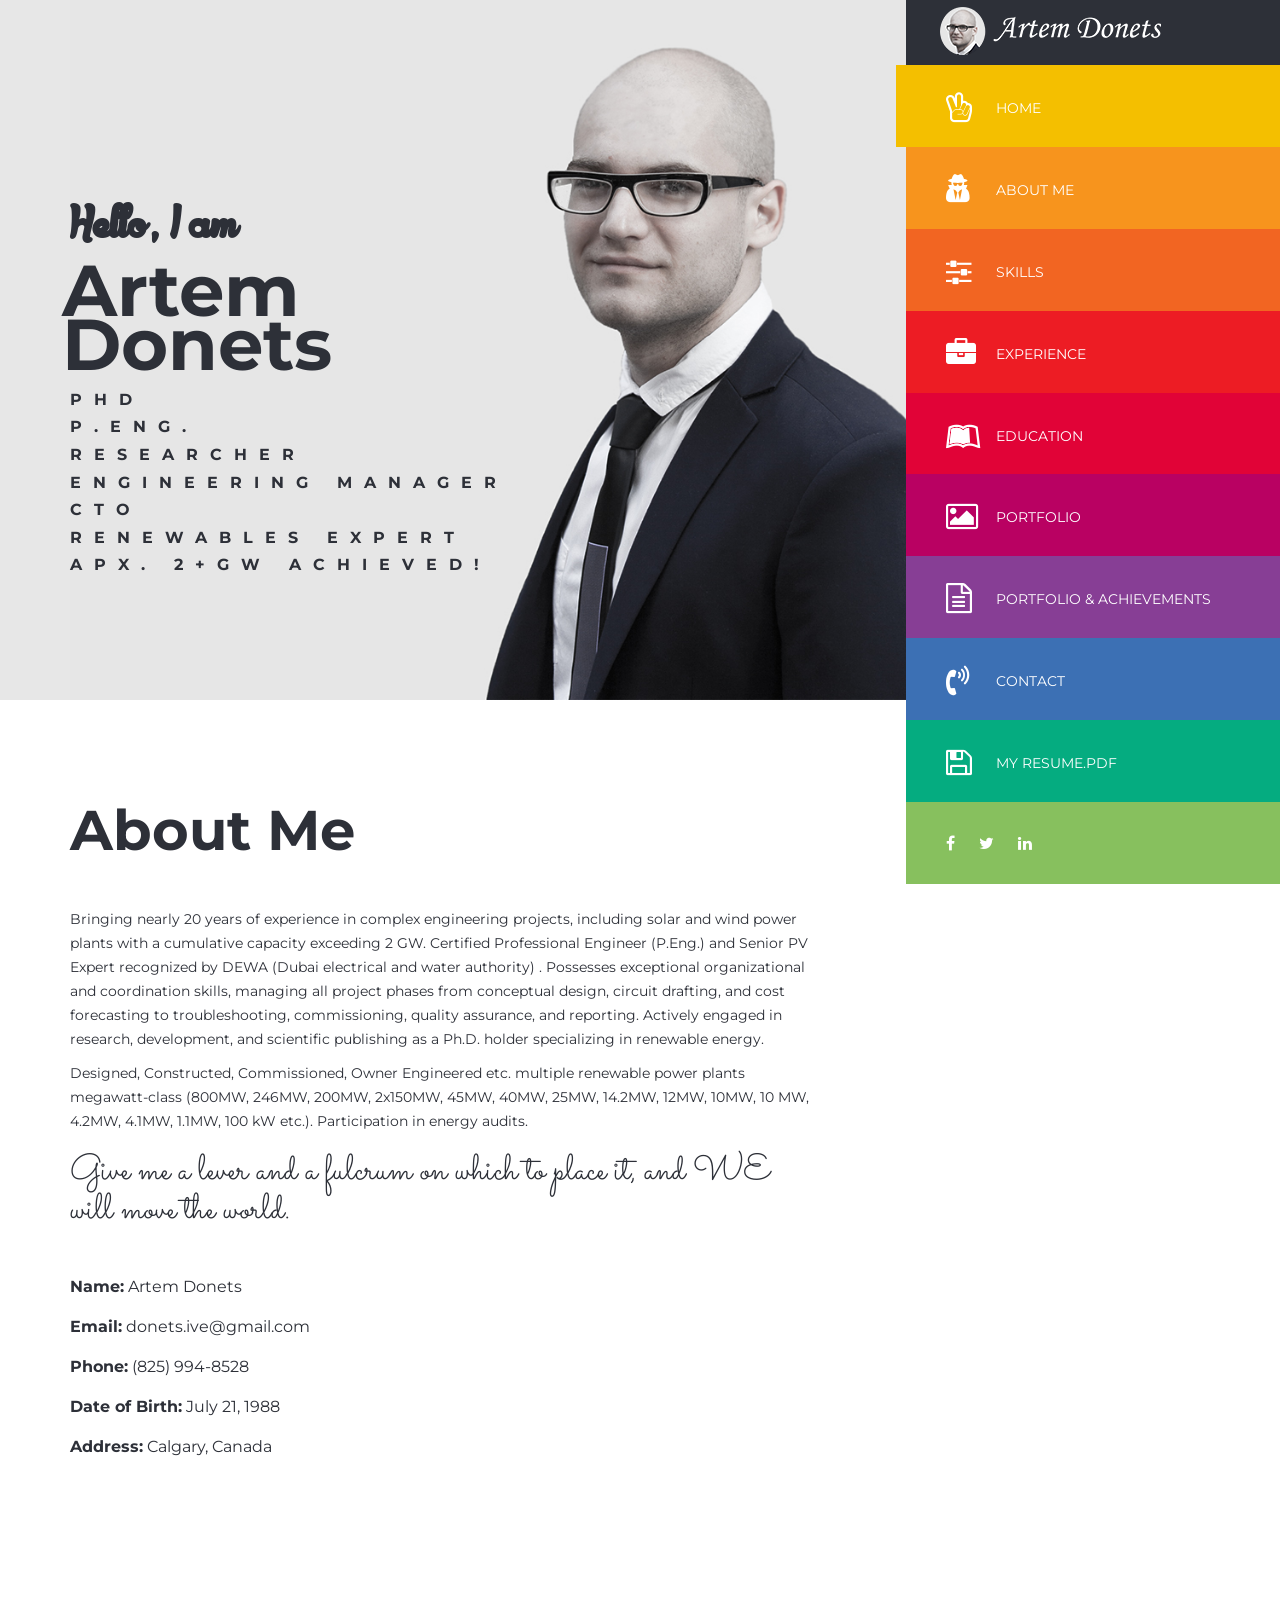
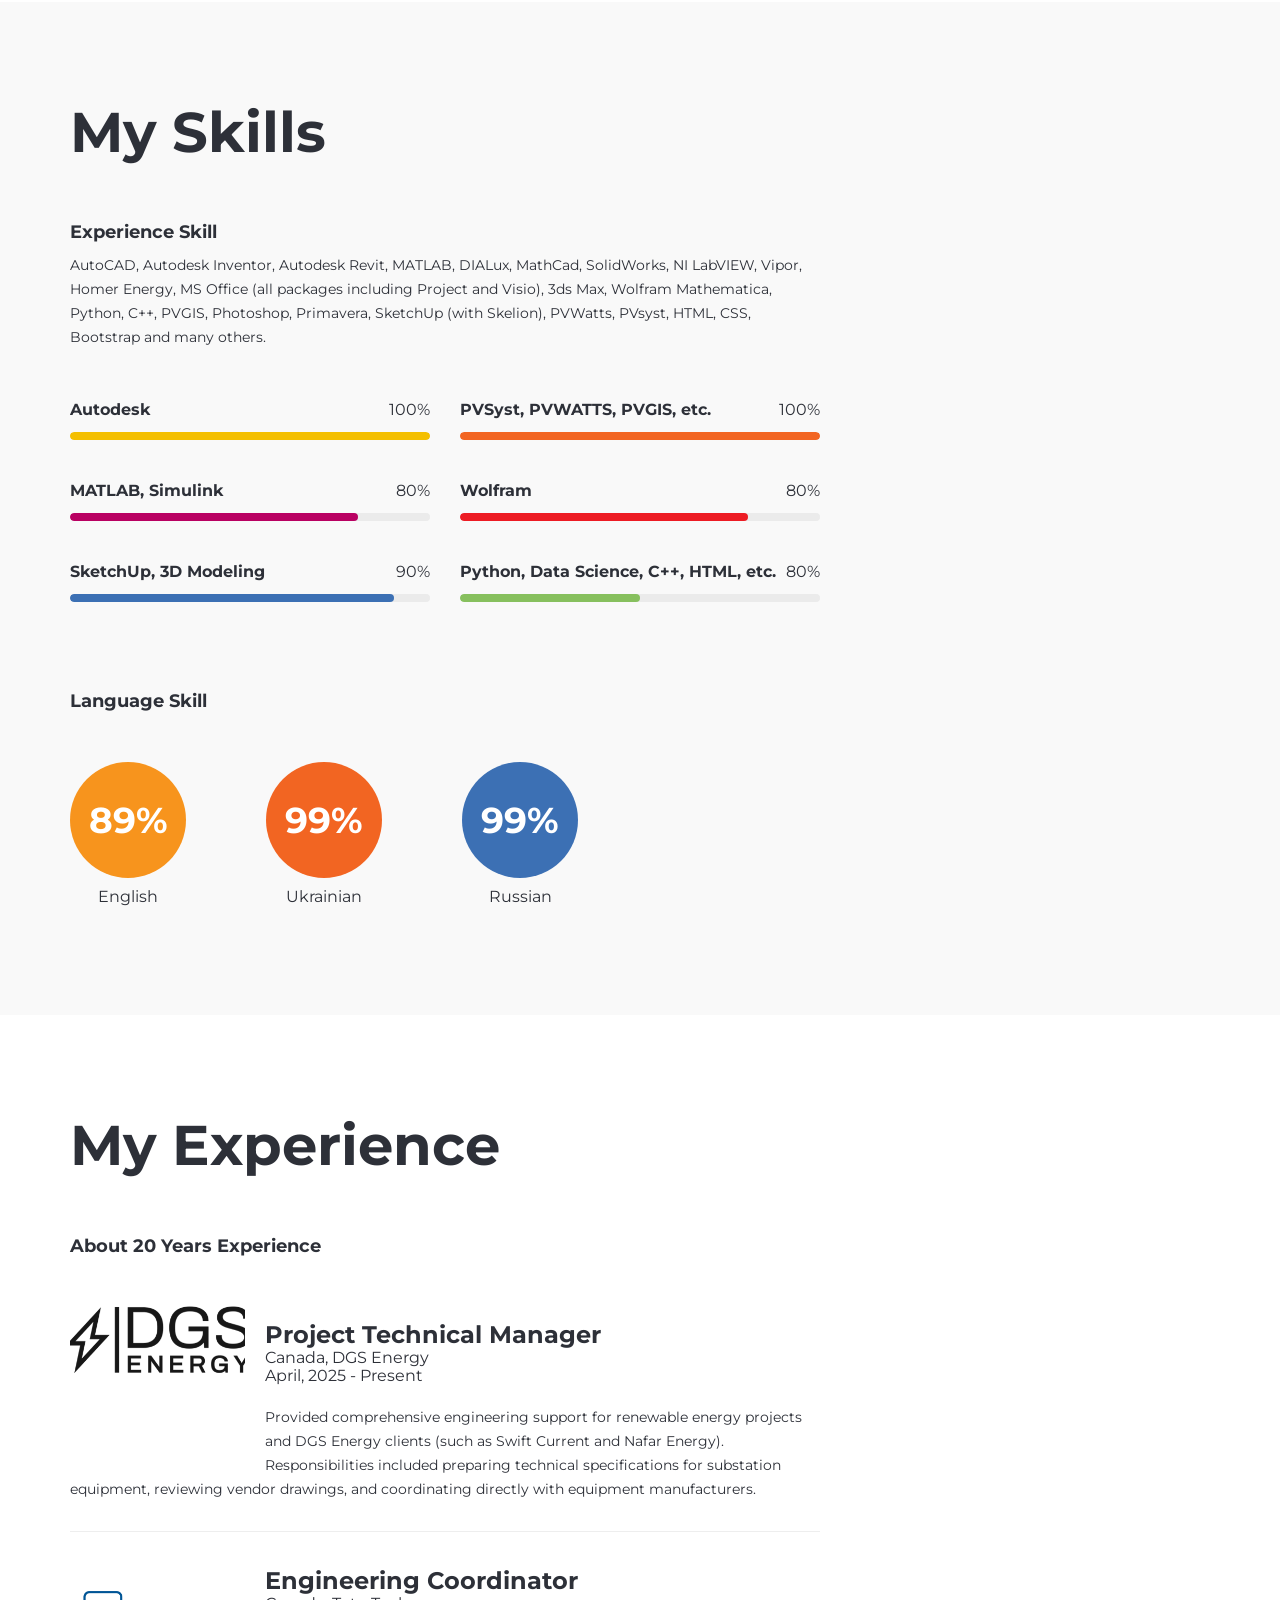
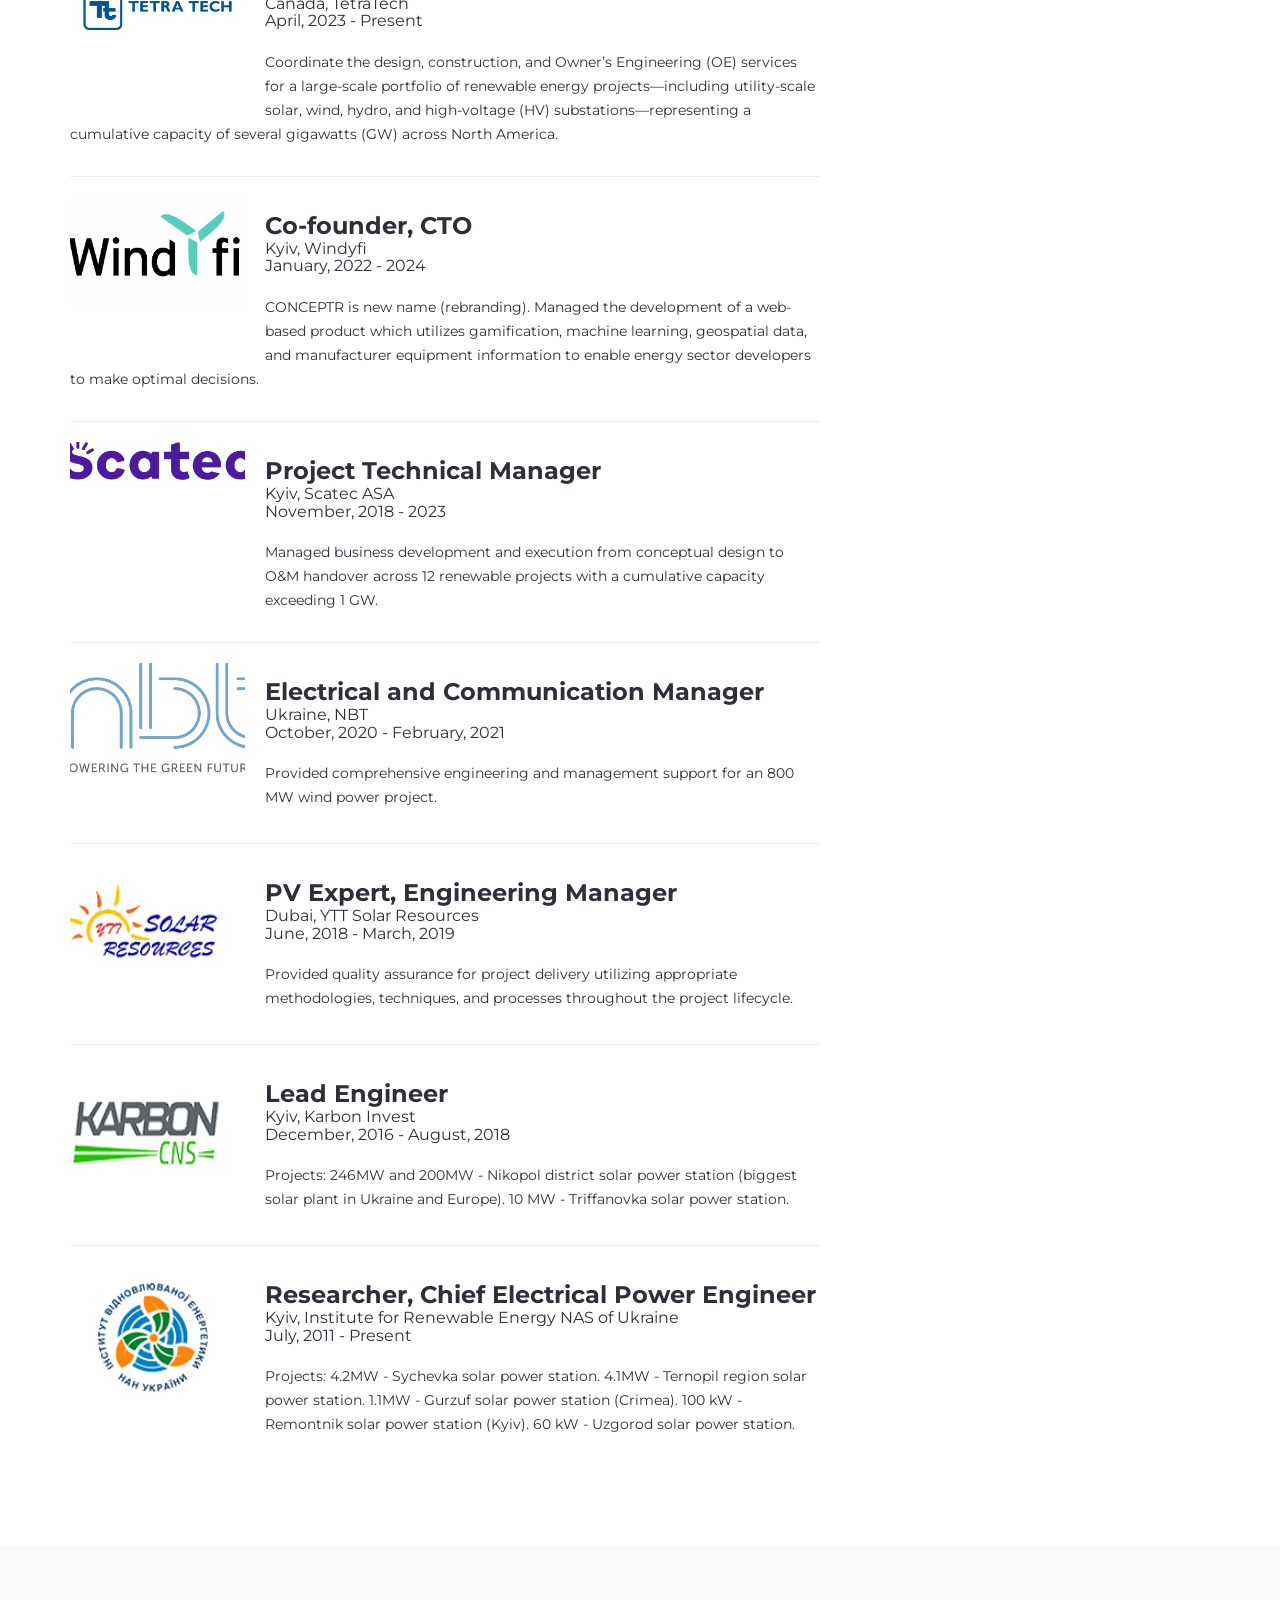
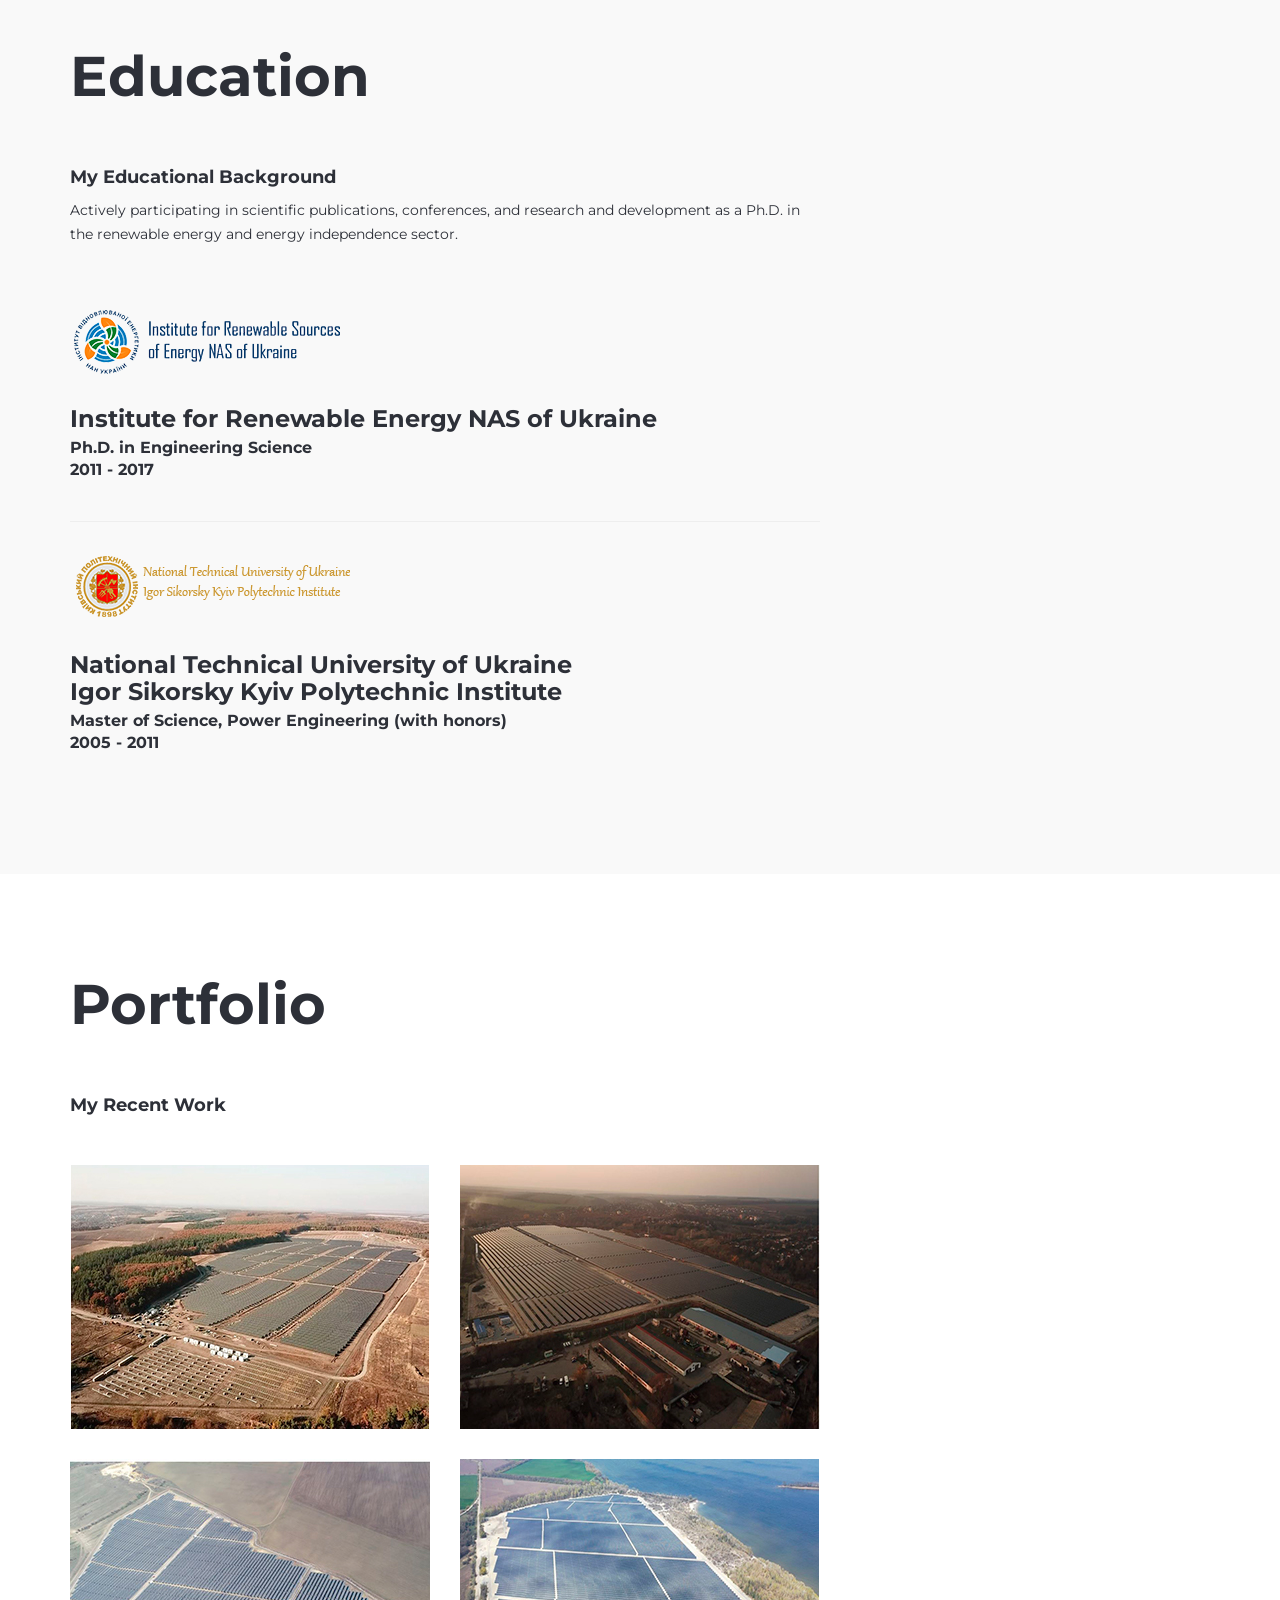
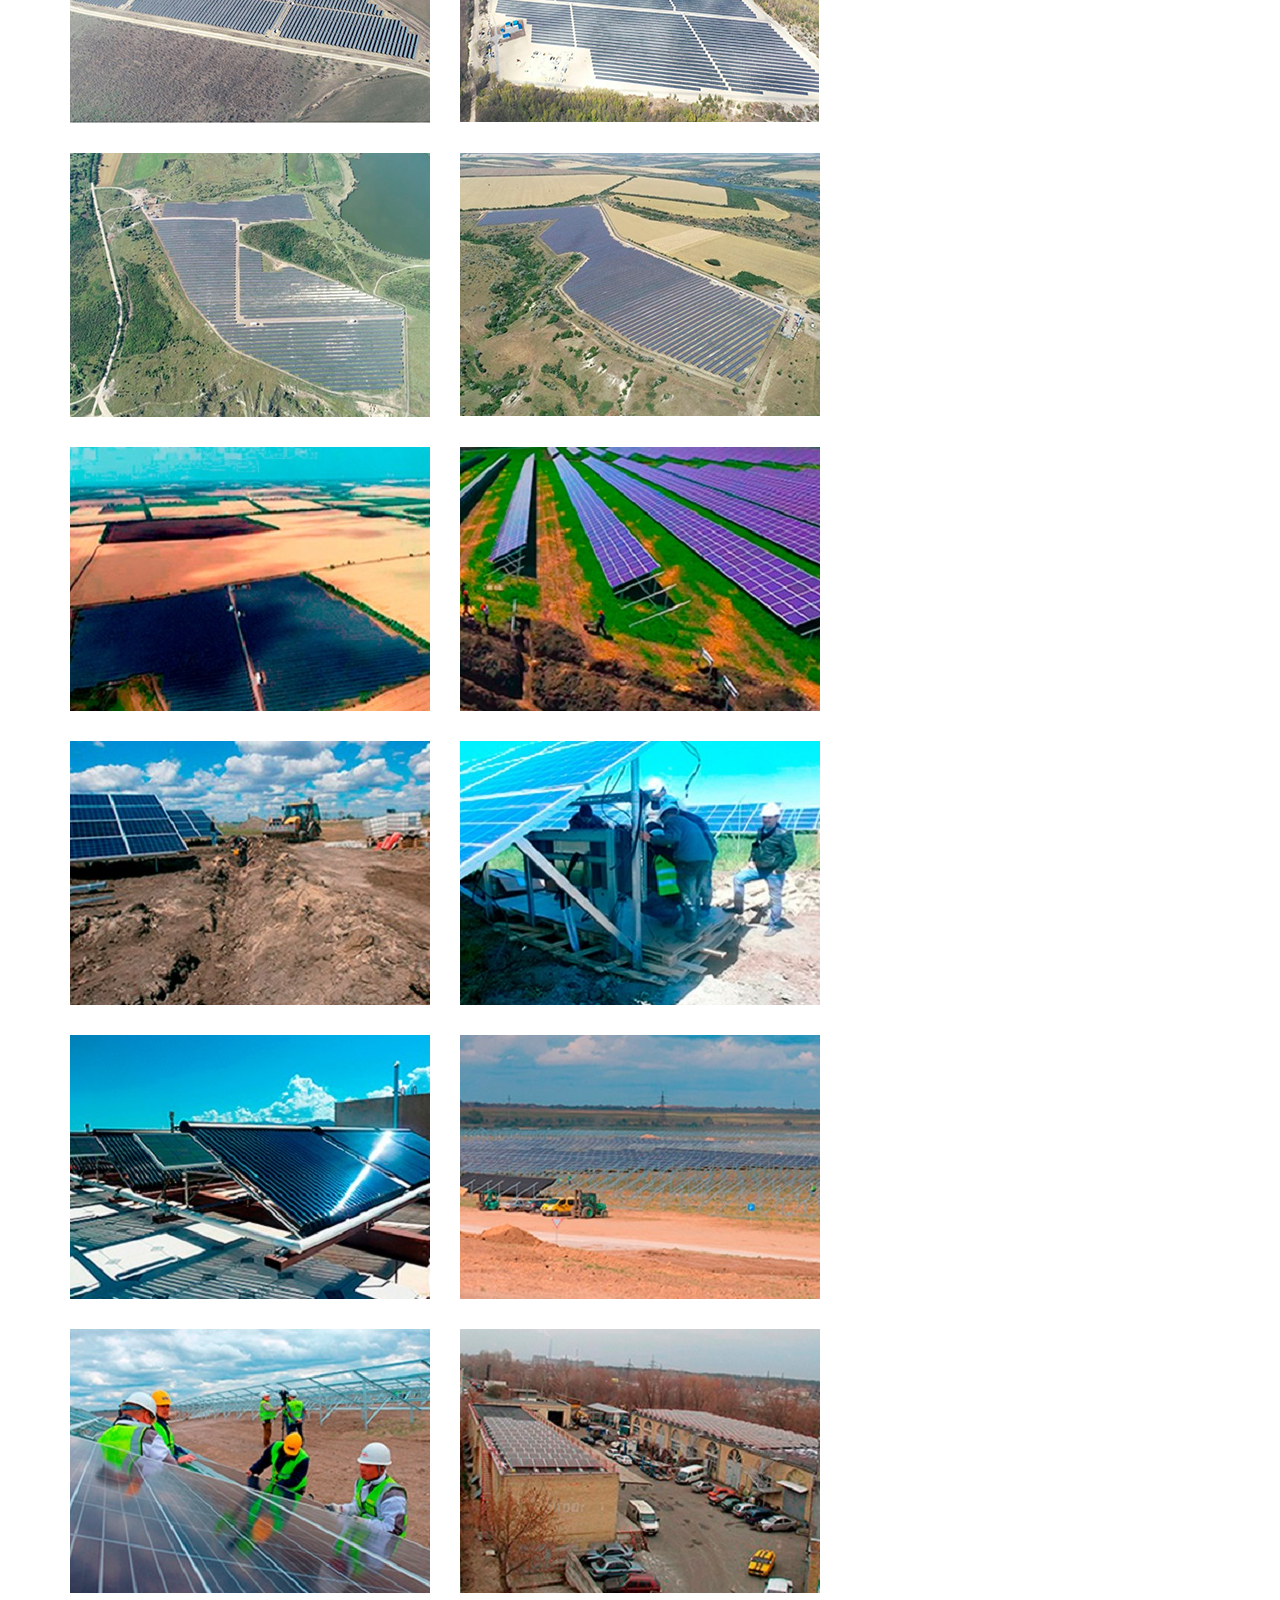
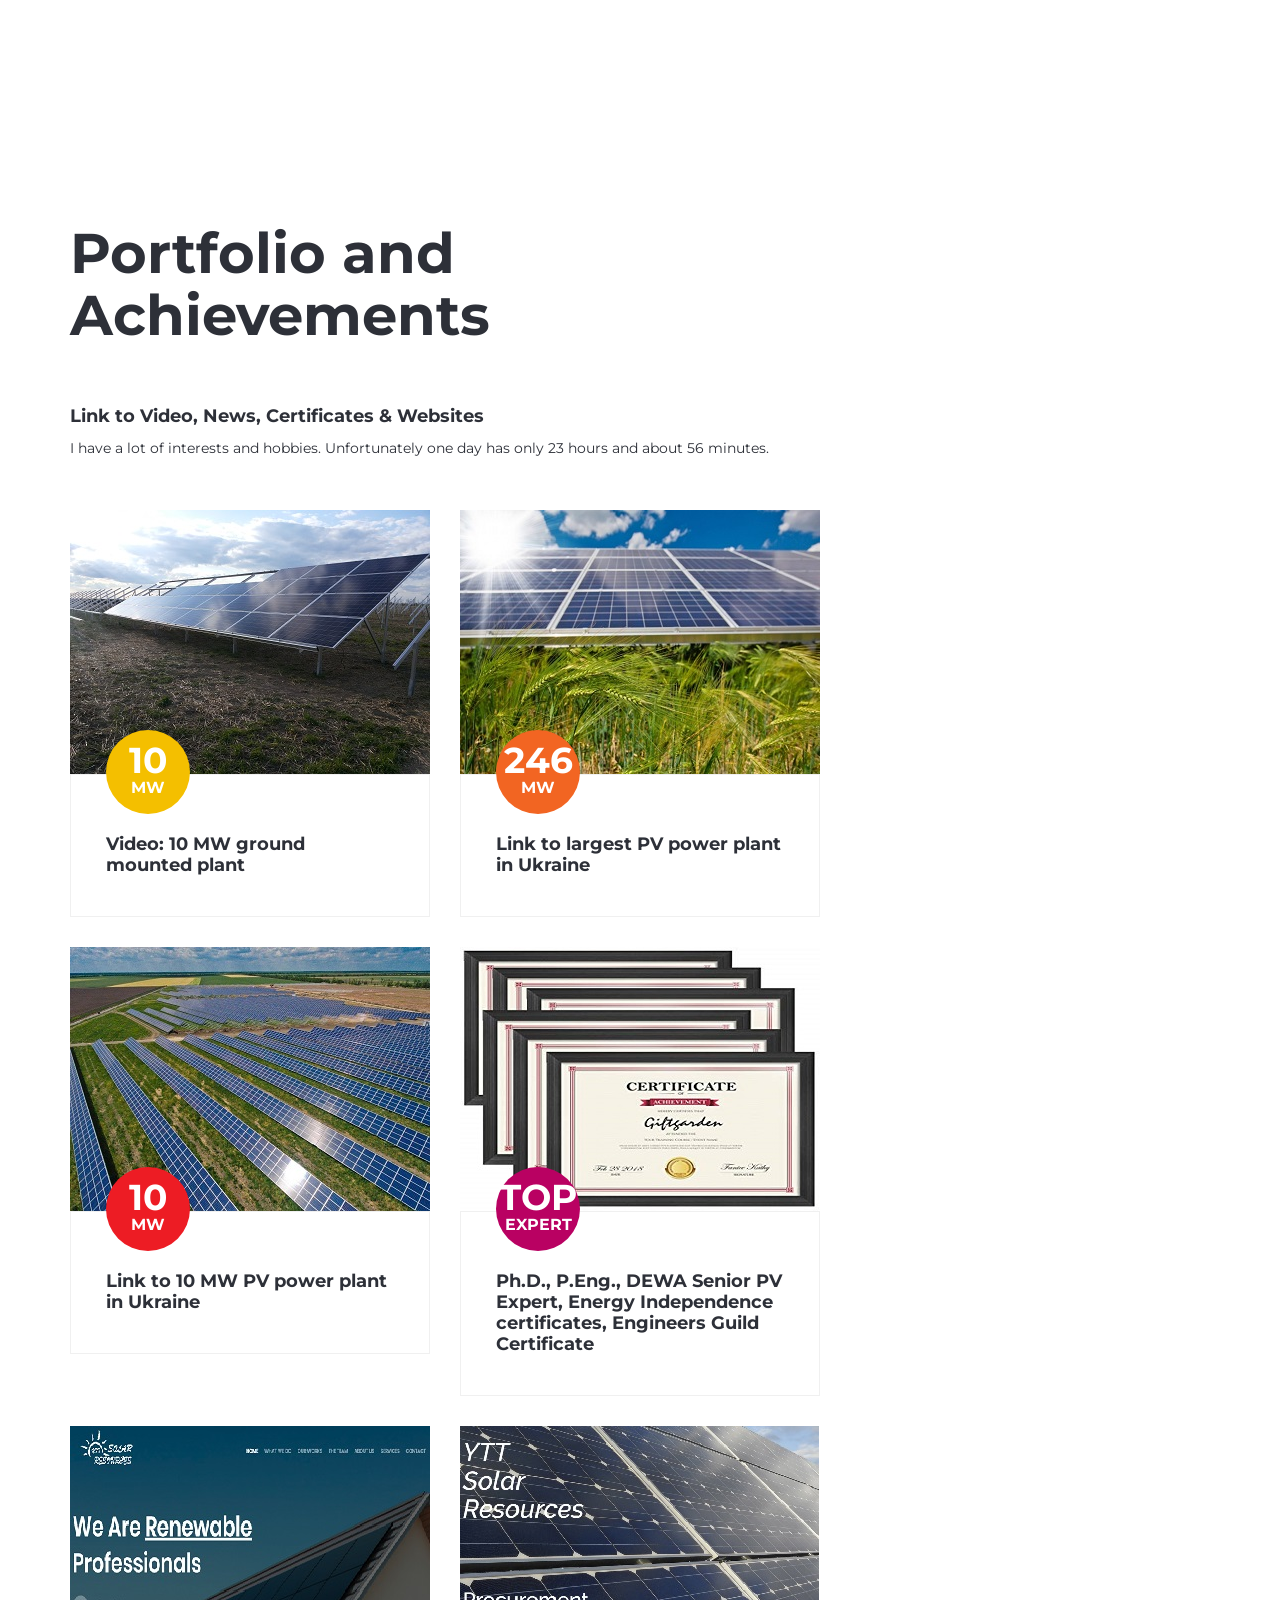
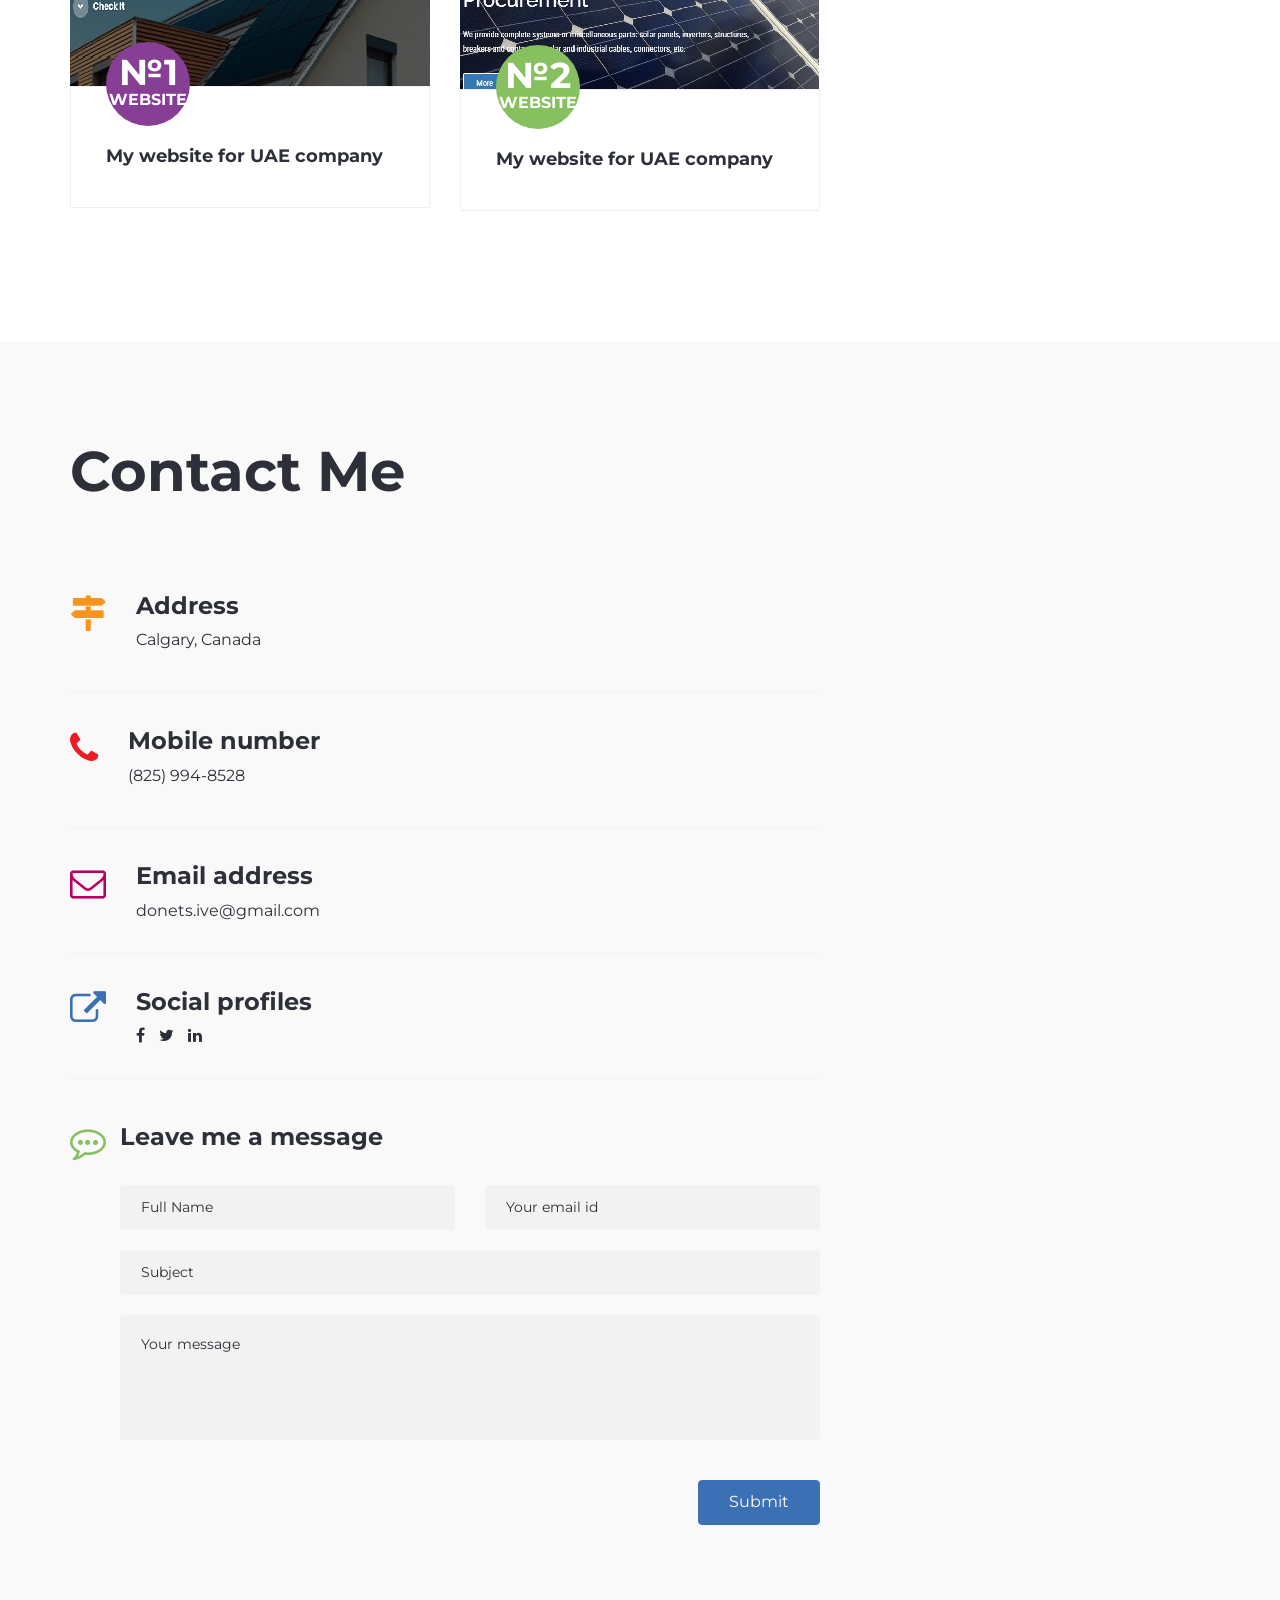
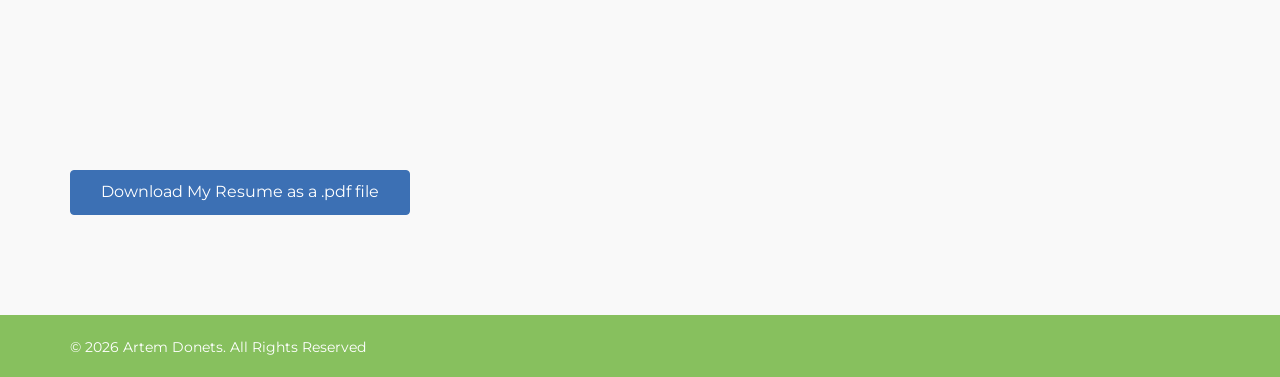
<file: index.html>
<!DOCTYPE html>
<html lang="en">
    <head>
        <meta charset="utf-8">
        <meta http-equiv="X-UA-Compatible" content="IE=edge">
        <meta name="viewport" content="width=device-width, initial-scale=1">
        <meta name="author" content="Bio Theme">
        <meta name="description" content="">

        <title>Resume | Donets Artem</title>
        
        <!-- CSS -->
        <link rel="stylesheet" href="css/bootstrap.min.css">
        <link rel="stylesheet" href="css/font-awesome.min.css">       
        <link rel="stylesheet" href="css/magnific-popup.css">       
        <link rel="stylesheet" href="css/animate.css">       
        <link rel="stylesheet" href="css/main.css"> 
        <link rel="stylesheet" href="css/responsive.css"> 

        <!-- Fonts -->
        <link href="https://fonts.googleapis.com/css?family=Montserrat:400,700|Sacramento" rel="stylesheet">
        
        <!-- icons -->
        <link rel="icon" href="images/ico/favicon.ico"> 
        <link rel="apple-touch-icon-precomposed" sizes="144x144" href="images/ico/apple-touch-icon-144-precomposed.png">
        <link rel="apple-touch-icon-precomposed" sizes="114x114" href="images/ico/apple-touch-icon-114-precomposed.png">
        <link rel="apple-touch-icon-precomposed" sizes="72x72" href="images/ico/apple-touch-icon-72-precomposed.png">
        <link rel="apple-touch-icon-precomposed" sizes="57x57" href="images/ico/apple-touch-icon-57-precomposed.png">    

        <!-- HTML5 shim and Respond.js for IE8 support of HTML5 elements and media queries -->
        <!-- WARNING: Respond.js doesn't work if you view the page via file:// -->
        <!--[if lt IE 9]>
          <script src="https://oss.maxcdn.com/html5shiv/3.7.2/html5shiv.min.js"></script>
          <script src="https://oss.maxcdn.com/respond/1.4.2/respond.min.js"></script>
        <![endif]-->
    
    </head>
    <body>
        <div class="main-wrapper home-one">
            <div id="navigation" class="menu-one">
                <div class="navbar navbar-fixed-top">
                    <div class="navbar-header">
                        <button type="button" class="navbar-toggle collapsed" data-toggle="collapse" data-target=".navbar-collapse">
                            <span class="sr-only">Toggle navigation</span>
                            <span class="icon-bar"></span>
                            <span class="icon-bar"></span>
                            <span class="icon-bar"></span>
                        </button>
                        <div class="navbar-brand logo">
                            <a href="resume/CV_Artem_Donets_2026.pdf"><img class="img-responsive" src="images/logo.png" alt="Image" ></a> 
                        </div> 
                    </div>
                                   
                    <nav id="mainmenu" class="collapse navbar-collapse">
                        <ul class="nav navbar-nav">          
                            <li  class="scroll current dropdown"><a href="#home-banner">
                                <span><i class="fa fa-hand-peace-o" aria-hidden="true"></i>Home</span></a>
                            </li>               
                            <li class="scroll"><a href="#about">
                                <span><i class="fa fa-user-secret" aria-hidden="true"></i>About me</span></a>
                            </li>               
                            <li class="scroll"><a href="#skill">
                                <span><i class="fa fa-sliders" aria-hidden="true"></i>Skills</span></a>
                             </li>     
                            <li class="scroll"><a href="#exprience">
                                <span><i class="fa fa-briefcase" aria-hidden="true"></i>Experience</span></a>
                            </li>               
                            <li class="scroll"><a href="#education">
                                <span><i class="fa fa-leanpub" aria-hidden="true"></i>Education</span></a>
                            </li>               
                            <li class="scroll"><a href="#portfolio">
                                <span><i class="fa fa-picture-o" aria-hidden="true"></i>Portfolio</span></a>
                            </li> 
                            <li class="scroll"><a href="#blog">
                                <span><i class="fa fa-file-text-o" aria-hidden="true"></i>Portfolio & Achievements</span></a>
                            </li>                             
                            <li class="scroll"><a href="#contact">
                                <span><i class="fa fa-volume-control-phone" aria-hidden="true"></i>Contact</span></a>
                            </li>            
                            <li class="scroll"><a href="#profile">
                                <span><i class="fa fa-floppy-o" aria-hidden="true"></i>My Resume.pdf</span></a>
                            </li>               
                            <li>
                                <ul class="social list-inline">
                                    <li><a href="https://www.facebook.com/kpi.donar"><i class="fa fa-facebook" aria-hidden="true"></i></a></li>
                                    <li><a href="#"><i class="fa fa-twitter" aria-hidden="true"></i></a></li>
                                    <li><a href="https://www.linkedin.com/in/artem-donets-a1a90380/"><i class="fa fa-linkedin" aria-hidden="true"></i></a></li>
                                </ul>
                            </li>                                          
                        </ul>
                    </nav>
                </div><!-- navbar -->                                
            </div><!-- navigation -->

            <div id="home-banner" class="home-banner-one">
                <div class="container">
                    <div class="row">
                        <div class="col-sm-9">
                            <div class="banner-content">
                                <div class="banner-info">
                                    <h1>Hello, I am</h1>
                                    <h2>Artem<p>Donets</p></h2>
                                    <h3><p>PhD</p><p>P.Eng.</p><p>Researcher</p><p>Engineering Manager</p><p>CTO</p><p>Renewables Expert</p><p>apx. 2+GW achieved!</p></h3>
                                </div>
                            </div>
                        </div>
                    </div><!-- row -->
                </div><!-- container -->
            </div><!-- home-banner --> 

            <div id="about" class="about-section section-padding">
                <div class="container">
                    <div class="row">
                        <div class="col-sm-8">
                            <div class="section-title">
                                <h1>About Me</h1>
                            </div>
                            <div class="about-info">
                                <p>Bringing nearly 20 years of experience in complex engineering projects, including solar and wind power plants with a cumulative capacity exceeding 2 GW. Certified Professional Engineer (P.Eng.) and Senior PV Expert recognized by <a href="https://www.dewa.gov.ae/en"> DEWA (Dubai electrical and water authority) </a>. Possesses exceptional organizational and coordination skills, managing all project phases from conceptual design, circuit drafting, and cost forecasting to troubleshooting, commissioning, quality assurance, and reporting. Actively engaged in research, development, and scientific publishing as a Ph.D. holder specializing in renewable energy.</p>
                                <p>Designed, Constructed, Commissioned, Owner Engineered etc. multiple renewable power plants megawatt-class (800MW, 246MW, 200MW, 2x150MW, 45MW, 40MW, 25MW, 14.2MW, 12MW, 10MW, 10 MW, 4.2MW, 4.1MW, 1.1MW, 100 kW etc.). Participation in energy audits.</p>
                                <div class="signature">
                                    <h1>Give me a lever and a fulcrum on which to place it, and WE will move the world.</h1>
                                </div>
                            </div>
                            <address>
                                <p><span>Name:</span> Artem Donets</p>
                                <p><span>Email:</span> donets.ive@gmail.com</p>
                                <p><span>Phone:</span> (825) 994-8528</p>
                                <p><span>Date of Birth:</span> July 21, 1988</p>
                                <p><span>Address:</span> Calgary, Canada</p>
                            </address>                       
                        </div>
                    </div><!-- row -->
                </div><!-- container -->
            </div><!-- about section -->

            <div id="skill" class="skill-section bg-color section-padding">
                <div class="container">
                    <div class="row">
                        <div class="col-sm-8">
                            <div class="section-content">
                                <div class="section-title">
                                    <h1>My Skills</h1>
                                </div>
                                <div class="text-info">
                                    <h4>Experience Skill</h4>
                                    <p>AutoCAD, Autodesk Inventor, Autodesk Revit, MATLAB, DIALux, MathCad, SolidWorks, NI LabVIEW, Vipor, Homer Energy, MS Office (all packages including Project and Visio), 3ds Max, Wolfram Mathematica, Python, C++, PVGIS, Photoshop, Primavera, SketchUp (with Skelion), PVWatts, PVsyst, HTML, CSS, Bootstrap and many others.</p>
                                </div>
                                <div class="progress-content">
                                    <div class="rating-bar bar-left">
                                        <label>Autodesk</label>
                                        <span class="rating-count pull-right">100%</span>
                                        <div class="skill-progress">
                                            <div class="progress">
                                                <div class="progress-bar" role="progressbar" aria-valuenow="100" aria-valuemin="0" aria-valuemax="100" >
                                                </div>
                                            </div>
                                        </div>
                                        <label>MATLAB, Simulink</label>
                                        <span class="rating-count pull-right">80%</span>
                                        <div class="skill-progress">
                                            <div class="progress">
                                                <div class="progress-bar bar1" role="progressbar" aria-valuenow="80" aria-valuemin="0" aria-valuemax="100" >
                                                </div>
                                            </div>
                                        </div>
                                        <label>SketchUp, 3D Modeling</label>
                                        <span class="rating-count pull-right">90%</span>
                                        <div class="skill-progress">
                                            <div class="progress">
                                                <div class="progress-bar bar2" role="progressbar" aria-valuenow="90" aria-valuemin="0" aria-valuemax="100" >
                                                </div>
                                            </div>
                                        </div>
                                    </div>                                

                                    <div class="skill rating-bar bar-right">
                                        <label>PVSyst, PVWATTS, PVGIS, etc.</label>
                                        <span class="rating-count pull-right">100%</span>
                                        <div class="skill-progress">
                                            <div class="progress">
                                                <div class="progress-bar bar3" role="progressbar" aria-valuenow="100" aria-valuemin="0" aria-valuemax="100" >
                                                </div>
                                            </div>
                                        </div>
                                        <label>Wolfram</label>
                                        <span class="rating-count pull-right">80%</span>
                                        <div class="skill-progress">
                                            <div class="progress">
                                                <div class="progress-bar bar4" role="progressbar" aria-valuenow="80" aria-valuemin="0" aria-valuemax="100" >
                                                </div>
                                            </div>
                                        </div>
                                        <label>Python, Data Science, C++, HTML, etc.</label>
                                        <span class="rating-count pull-right">80%</span>
                                        <div class="skill-progress">
                                            <div class="progress">
                                                <div class="progress-bar bar5" role="progressbar" aria-valuenow="50" aria-valuemin="0" aria-valuemax="100" >
                                                </div>
                                            </div>
                                        </div>
                                    </div> 
                                </div>                               

                                <div class="language-skill">
                                    <div class="text-info">
                                        <h4>Language Skill</h4>
                                    </div>
                                    <ul>
                                        <li class="chart" data-percent="90">
                                            <span class="percent"></span>
                                            <h5>English</h5>
                                        </li>
                                        <li class="chart" data-percent="100">
                                            <span class="percent percent1"></span>
                                            <h5>Ukrainian</h5>
                                        </li>
                                        <li class="chart" data-percent="100">
                                            <span class="percent percent2"></span>
                                            <h5>Russian</h5>
                                        </li>                                    
                                    </ul>
                                </div><!-- more skill -->                             
                            </div>                                             
                        </div>
                    </div><!-- row -->
                </div><!-- container -->
            </div><!-- skill section -->

            <div id="exprience" class="exprience-section section-padding">
                <div class="container">
                    <div class="row">
                        <div class="col-sm-8">
                            <div class="section-title">
                                <h1>My Experience</h1>
                            </div>
                            <div class="text-info">
                                <h4>About 20 Years Experience</h4>
                            </div>

                            <div class="exprience">
                                <div class="exprience-image">
                                    <img class="img-responsive" src="images/exprience/DGS Energy.png" alt="Image">
                                </div>
                                <div class="exprience-info">
                                    <h3>Project Technical Manager</h3>
                                    <h5>Canada, DGS Energy<p>April, 2025 - Present</p></h5>
    
                                    <p>Provided comprehensive engineering support for renewable energy projects and DGS Energy clients (such as Swift Current and Nafar Energy). Responsibilities included preparing technical specifications for substation equipment, reviewing vendor drawings, and coordinating directly with equipment manufacturers.</p>
                                </div>                            
                            </div>
                            <hr>

                            <div class="exprience">
                                <div class="exprience-image">
                                    <img class="img-responsive" src="images/exprience/TetraTech.png" alt="Image">
                                </div>
                                <div class="exprience-info">
                                    <h3>Engineering Coordinator</h3>
                                    <h5>Canada, TetraTech<p>April, 2023 - Present</p></h5>
    
                                    <p>Coordinate the design, construction, and Owner’s Engineering (OE) services for a large-scale portfolio of renewable energy projects—including utility-scale solar, wind, hydro, and high-voltage (HV) substations—representing a cumulative capacity of several gigawatts (GW) across North America.</p>
                                </div>                            
                            </div>
                            <hr>

                            <div class="exprience">
                                <div class="exprience-image">
                                    <img class="img-responsive" src="images/exprience/Windyfi.png" alt="Image">
                                </div>
                                <div class="exprience-info">
                                    <h3>Co-founder, CTO</h3>
                                    <h5>Kyiv, Windyfi<p>January, 2022 - 2024</p></h5>
    
                                    <p>CONCEPTR is new name (rebranding). Managed the development of a web-based product which utilizes gamification, machine learning, geospatial data, and manufacturer equipment information to enable energy sector developers to make optimal decisions.</p>
                                </div>                            
                            </div>
                            <hr>
                
                            <div class="exprience">
                                <div class="exprience-image">
                                    <img class="img-responsive" src="images/exprience/1.png" alt="Image">
                                </div>
                                <div class="exprience-info">
                                    <h3>Project Technical Manager</h3>
                                    <h5>Kyiv, Scatec ASA<p>November, 2018 - 2023</p></h5>
    
                                    <p>Managed business development and execution from conceptual design to O&M handover across 12 renewable projects with a cumulative capacity exceeding 1 GW.</p>
                                </div>                            
                            </div>
                            <hr>

                            <div class="exprience">
                                <div class="exprience-image">
                                    <img class="img-responsive" src="images/exprience/5.png" alt="Image">
                                </div>
                                <div class="exprience-info">
                                    <h3>Electrical and Communication Manager</h3>
                                    <h5>Ukraine, NBT<p>October, 2020 - February, 2021</p></h5>
                                    <p>Provided comprehensive engineering and management support for an 800 MW wind power project.</p>
                                </div>                            
                            </div>
                            <hr>

                            <div class="exprience">
                                <div class="exprience-image">
                                    <img class="img-responsive" src="images/exprience/2.png" alt="Image">
                                </div>
                                <div class="exprience-info">
                                    <h3>PV Expert, Engineering Manager</h3>
                                    <h5>Dubai, YTT Solar Resources<p>June, 2018 - March, 2019</p></h5>
                                    <p>Provided quality assurance for project delivery utilizing appropriate methodologies, techniques, and processes throughout the project lifecycle.</p>
                                </div>                            
                            </div>
                            <hr>

                            <div class="exprience">
                                <div class="exprience-image">
                                    <img class="img-responsive" src="images/exprience/3.png" alt="Image">
                                </div>
                                <div class="exprience-info">
                                    <h3>Lead Engineer</h3>
                                    <h5>Kyiv, Karbon Invest<p>December, 2016 - August, 2018</p></h5>
                                    <p>Projects: 246MW and 200MW - Nikopol district solar power station (biggest solar plant in Ukraine and Europe). 10 MW - Triffanovka solar power station.</p>
                                </div>                            
                            </div>
                            <hr>

                            <div class="exprience">
                                <div class="exprience-image">
                                    <img class="img-responsive" src="images/exprience/4.png" alt="Image">
                                </div>
                                <div class="exprience-info">
                                    <h3>Researcher, Chief Electrical Power Engineer</h3>
                                    <h5>Kyiv, Institute for Renewable Energy NAS of Ukraine<p>July, 2011 - Present</p></h5>
                                    <p>Projects: 4.2MW - Sychevka solar power station. 4.1MW - Ternopil region solar power station. 1.1MW - Gurzuf solar power station (Crimea). 100 kW - Remontnik solar power station (Kyiv). 60 kW - Uzgorod solar power station.</p>
                                </div>                            
                            </div>
                        </div>
                    </div><!-- row -->
                </div><!-- container -->
            </div><!-- exprience section -->

            <div id="education" class="education-section bg-color section-padding">
                <div class="container">
                    <div class="row">
                        <div class="col-sm-8">
                            <div class="section-content">
                                <div class="section-title">
                                    <h1>Education</h1>
                                </div>
                                <div class="text-info">
                                    <h4>My Educational Background</h4>
                                    <p>Actively participating in scientific publications, conferences, and research and development as a Ph.D. in the renewable energy and energy independence sector.</p>
                                </div>
                                <div class="education-info">
                                    <img class="img-responsive" src="images/education/1.png" alt="Image">
                                    <h3>Institute for Renewable Energy NAS of Ukraine</h3>
                                    <h5>Ph.D. in Engineering Science</h5>
                                    <h6>2011 - 2017</h6>
                                </div>
                                <hr>
                                <div class="education-info">
                                    <img class="img-responsive" src="images/education/2.png" alt="Image">
                                    <h3>National Technical University of Ukraine<p>Igor Sikorsky Kyiv Polytechnic Institute</p></h3>
                                    <h5>Master of Science, Power Engineering (with honors)</h5>
                                    <h6>2005 - 2011</h6>
                                </div>
                            </div>
                        </div>
                    </div><!-- row -->
                </div><!-- container -->
            </div><!-- education section -->

            <div id="portfolio" class="portfolio-section section-padding">
                <div class="container">
                    <div class="row">
                        <div class="col-sm-8">
                            <div class="section-title">
                                <h1>Portfolio</h1>
                            </div>
                            <div class="text-info">
                                <h4>My Recent Work</h4>
                            </div>
                            <div class="portfolio-content">
                                <div class="row">
                                    <div class="col-sm-6">
                                        <div class="portfolio-item">
                                            <img class="img-responsive" src="images/portfolio/bog.jpg" alt="Image">
                                            <div class="portfolio-overlay">
                                                <div class="portfolio-info">
                                                    <a href="images/portfolio/bog.jpg"><i class="fa fa-camera-retro" aria-hidden="true"></i></a>
                                                    <h3>45 MW</h3>
                                                    <p>Ground mounted solar plant</p>
                                                </div>
                                            </div>
                                        </div>
                                    </div>
                                    <div class="col-sm-6">
                                        <div class="portfolio-item">
                                            <img class="img-responsive" src="images/portfolio/kam.jpg" alt="Image">
                                            <div class="portfolio-overlay">
                                                <div class="portfolio-info">
                                                    <a href="images/portfolio/kam.jpg"><i class="fa fa-camera-retro" aria-hidden="true"></i></a>
                                                    <h3>25 MW</h3>
                                                    <p>Ground mounted solar plant</p>
                                                </div>
                                            </div>
                                        </div>
                                    </div>
                                    <div class="col-sm-6">
                                        <div class="portfolio-item">
                                            <img class="img-responsive" src="images/portfolio/prog.jpg" alt="Image">
                                            <div class="portfolio-overlay">
                                                <div class="portfolio-info">
                                                    <a href="images/portfolio/prog.jpg"><i class="fa fa-camera-retro" aria-hidden="true"></i></a>
                                                    <h3>150 MW</h3>
                                                    <p>Ground mounted solar plant</p>
                                                </div>
                                            </div>
                                        </div>
                                    </div>
                                    <div class="col-sm-6">
                                        <div class="portfolio-item">
                                            <img class="img-responsive" src="images/portfolio/chig.jpg" alt="Image">
                                            <div class="portfolio-overlay">
                                                <div class="portfolio-info">
                                                    <a href="images/portfolio/chig.jpg"><i class="fa fa-camera-retro" aria-hidden="true"></i></a>
                                                    <h3>40 MW</h3>
                                                    <p>Ground mounted solar plant</p>
                                                </div>
                                            </div>
                                        </div>
                                    </div>
                                    <div class="col-sm-6">
                                        <div class="portfolio-item">
                                            <img class="img-responsive" src="images/portfolio/afa.jpg" alt="Image">
                                            <div class="portfolio-overlay">
                                                <div class="portfolio-info">
                                                    <a href="images/portfolio/afa.jpg"><i class="fa fa-camera-retro" aria-hidden="true"></i></a>
                                                    <h3>10 MW</h3>
                                                    <p>Ground mounted solar plant</p>
                                                </div>
                                            </div>
                                        </div>
                                    </div>
                                    <div class="col-sm-6">
                                        <div class="portfolio-item">
                                            <img class="img-responsive" src="images/portfolio/tab.jpg" alt="Image">
                                            <div class="portfolio-overlay">
                                                <div class="portfolio-info">
                                                    <a href="images/portfolio/tab.jpg"><i class="fa fa-camera-retro" aria-hidden="true"></i></a>
                                                    <h3>12 MW</h3>
                                                    <p>Ground mounted solar plant</p>
                                                </div>
                                            </div>
                                        </div>
                                    </div>

                                    <div class="col-sm-6">
                                        <div class="portfolio-item">
                                            <img class="img-responsive" src="images/portfolio/tok.jpg" alt="Image">
                                            <div class="portfolio-overlay">
                                                <div class="portfolio-info">
                                                    <a href="images/portfolio/tok.jpg"><i class="fa fa-camera-retro" aria-hidden="true"></i></a>
                                                    <h3>14.2 MW</h3>
                                                    <p>Ground mounted solar plant</p>
                                                </div>
                                            </div>
                                        </div>
                                    </div>
         
                                    <div class="col-sm-6">
                                        <div class="portfolio-item">
                                            <img class="img-responsive" src="images/portfolio/8.jpg" alt="Image">
                                            <div class="portfolio-overlay">
                                                <div class="portfolio-info">
                                                    <a href="images/portfolio/8.jpg"><i class="fa fa-camera-retro" aria-hidden="true"></i></a>
                                                    <h3>10 MW</h3>
                                                    <p>Ground mounted solar plant</p>
                                                </div>
                                            </div>
                                        </div>
                                    </div>

                                    <div class="col-sm-6">
                                        <div class="portfolio-item">
                                            <img class="img-responsive" src="images/portfolio/7.jpg" alt="Image">
                                            <div class="portfolio-overlay">
                                                <div class="portfolio-info">
                                                    <a href="images/portfolio/7.jpg"><i class="fa fa-camera-retro" aria-hidden="true"></i></a>
                                                    <h3>10 MW</h3>
                                                    <p>Ground mounted solar plant</p>
                                                </div>
                                            </div>
                                        </div>
                                    </div>

                                    <div class="col-sm-6">
                                        <div class="portfolio-item">
                                            <img class="img-responsive" src="images/portfolio/6.jpg" alt="Image">
                                            <div class="portfolio-overlay">
                                                <div class="portfolio-info">
                                                    <a href="images/portfolio/6.jpg"><i class="fa fa-camera-retro" aria-hidden="true"></i></a>
                                                    <h3>10 MW</h3>
                                                    <p>Ground mounted solar plant</p>
                                                </div>
                                            </div>
                                        </div>
                                    </div>

                                    <div class="col-sm-6">
                                        <div class="portfolio-item">
                                            <img class="img-responsive" src="images/portfolio/5.jpg" alt="Image">
                                            <div class="portfolio-overlay">
                                                <div class="portfolio-info">
                                                    <a href="images/portfolio/5.jpg"><i class="fa fa-camera-retro" aria-hidden="true"></i></a>
                                                    <h3>SWH</h3>
                                                    <p>Solar water heating</p>
                                                </div>
                                            </div>
                                        </div>
                                    </div>

                                    <div class="col-sm-6">
                                        <div class="portfolio-item">
                                            <img class="img-responsive" src="images/portfolio/4.jpg" alt="Image">
                                            <div class="portfolio-overlay">
                                                <div class="portfolio-info">
                                                    <a href="images/portfolio/4.jpg"><i class="fa fa-camera-retro" aria-hidden="true"></i></a>
                                                    <h3>246 MW</h3>
                                                    <p>Ground mounted solar plant</p>
                                                </div>
                                            </div>
                                        </div>
                                    </div>

                                    <div class="col-sm-6">
                                        <div class="portfolio-item">
                                            <img class="img-responsive" src="images/portfolio/3.jpg" alt="Image">
                                            <div class="portfolio-overlay">
                                                <div class="portfolio-info">
                                                    <a href="images/portfolio/3.jpg"><i class="fa fa-camera-retro" aria-hidden="true"></i></a>
                                                    <h3>246 MW</h3>
                                                    <p>Ground mounted solar plant</p>
                                                </div>
                                            </div>
                                        </div>
                                    </div>

                                    <div class="col-sm-6">
                                        <div class="portfolio-item">
                                            <img class="img-responsive" src="images/portfolio/2.jpg" alt="Image">
                                            <div class="portfolio-overlay">
                                                <div class="portfolio-info">
                                                    <a href="images/portfolio/2.jpg"><i class="fa fa-camera-retro" aria-hidden="true"></i></a>
                                                    <h3>100 kW</h3>
                                                    <p>Roof mounted solar plant</p>
                                                </div>
                                            </div>
                                        </div>
                                    </div>                              
                                </div>
                            </div><!-- portfolio content -->
                       </div> 
                    </div><!-- row -->
                </div><!-- container -->
            </div><!-- portfolio section -->

            <div id="blog" class="blog-section section-padding">
                <div class="container">
                    <div class="row">
                        <div class="col-sm-8">
                            <div class="section-title">
                                <h1>Portfolio and Achievements</h1>
                            </div>
                            <div class="text-info">
                                <h4>Link to Video, News, Certificates & Websites</h4>
                                <p>I have a lot of interests and hobbies. Unfortunately one day has only 23 hours and about 56 minutes.</p>
                            </div>
                            <div class="row">
                                <div class="col-sm-6">
                                    <div class="entry-post">
                                        <div class="entry-thumbnail">
                                            <div class="thumbnail-oberlay"></div>
                                            <img class="img-responsive" src="images/blog/1.jpg" alt="Image">
                                        </div>
                                        <div class="post-content">
                                            <div class="time">
                                                <a href="https://www.youtube.com/watch?v=zfAaRGdgcO8">10 <span>MW</span></a>
                                            </div>
                                            <div class="entry-title">
                                               <h2><a href="https://www.youtube.com/watch?v=zfAaRGdgcO8">Video: 10 MW ground mounted plant</a></h2>
                                           </div> 
                                        </div>
                                    </div>                        
                                </div>
                                <div class="col-sm-6">
                                    <div class="entry-post">
                                        <div class="entry-thumbnail">
                                            <div class="thumbnail-oberlay"></div>
                                            <img class="img-responsive" src="images/blog/2.jpg" alt="Image">
                                        </div>
                                        <div class="post-content">
                                            <div class="time time1">
                                                <a href="https://www.pv-magazine.com/2018/04/09/ukraines-dtek-to-build-200-mw-solar-park/">246 <span>MW</span></a>
                                            </div>
                                            <div class="entry-title">
                                               <h2><a href="https://www.pv-magazine.com/2018/04/09/ukraines-dtek-to-build-200-mw-solar-park/">Link to largest PV power plant in Ukraine</a></h2>
                                           </div> 
                                        </div>
                                    </div>                        
                                </div>
                                <div class="col-sm-6">
                                    <div class="entry-post">
                                        <div class="entry-thumbnail">
                                            <div class="thumbnail-oberlay"></div>
                                            <img class="img-responsive" src="images/blog/3.jpg" alt="Image">
                                        </div>
                                        <div class="post-content">
                                            <div class="time time2">
                                                <a href="https://itc.ua/news/kompaniya-rinata-ahmetova-dtek-vie-vvela-v-ekspluatatsiyu-svoyu-pervuyu-solnechnuyu-elektrostantsiyu-trifanovskaya-ses-moshhnostyu-10-mvt-v-hersonskoy-oblasti/">10 <span>MW</span></a>
                                            </div>
                                            <div class="entry-title">
                                               <h2><a href="https://itc.ua/news/kompaniya-rinata-ahmetova-dtek-vie-vvela-v-ekspluatatsiyu-svoyu-pervuyu-solnechnuyu-elektrostantsiyu-trifanovskaya-ses-moshhnostyu-10-mvt-v-hersonskoy-oblasti/">Link to 10 MW PV power plant in Ukraine</a></h2>
                                           </div> 
                                        </div>
                                    </div>                        
                                </div>
                                <div class="col-sm-6">
                                    <div class="entry-post">
                                        <div class="entry-thumbnail">
                                            <div class="thumbnail-oberlay"></div>
                                            <img class="img-responsive" src="images/blog/4.jpg" alt="Image">
                                        </div>
                                        <div class="post-content">
                                            <div class="time time3">
                                                <a href="https://www.dropbox.com/sh/e521jfsklqk1vys/AAAvVR1S6TTc9EIqKtlrn9Zda?dl=0">TOP<span>Expert</span></a>
                                            </div>
                                            <div class="entry-title">
                                               <h2><a href="https://www.dropbox.com/sh/e521jfsklqk1vys/AAAvVR1S6TTc9EIqKtlrn9Zda?dl=0">Ph.D., P.Eng., DEWA Senior PV Expert, Energy Independence certificates, Engineers Guild Certificate</a></h2>
                                           </div> 
                                        </div>
                                    </div>                        
                                </div>
                                <div class="col-sm-6">
                                    <div class="entry-post">
                                        <div class="entry-thumbnail">
                                            <div class="thumbnail-oberlay"></div>
                                            <img class="img-responsive" src="images/blog/5.jpg" alt="Image">
                                        </div>
                                        <div class="post-content">
                                            <div class="time time4">
                                                <a href="http://888-resources.com/">№1 <span>website</span></a>
                                            </div>
                                            <div class="entry-title">
                                               <h2><a href="http://888-resources.com/">My website for UAE company</a></h2>
                                           </div> 
                                        </div>
                                    </div>                        
                                </div>
                                <div class="col-sm-6">
                                    <div class="entry-post">
                                        <div class="entry-thumbnail">
                                            <div class="thumbnail-oberlay"></div>
                                            <img class="img-responsive" src="images/blog/6.jpg" alt="Image">
                                        </div>
                                        <div class="post-content">
                                            <div class="time time5">
                                                <a href="https://ytt-888.github.io/site2/">№2 <span>website</span></a>
                                            </div>
                                            <div class="entry-title">
                                               <h2><a href="https://ytt-888.github.io/site2/">My website for UAE company</a></h2>
                                           </div> 
                                        </div>
                                    </div>                        
                                </div>
                            </div><!-- row -->                        
                        </div>
                    </div>
                </div><!-- container -->
            </div><!-- blog section -->

            <div id="contact" class="contact-section bg-color section-padding">
                <div class="container">
                    <div class="row">
                        <div class="col-sm-8">
                            <div class="section-content">
                                <div class="section-title">
                                    <h1>Contact Me</h1>
                                </div>
                                <div class="address">
                                    <ul>
                                        <li>
                                            <div class="icons">
                                                <i class="fa fa-map-signs" aria-hidden="true"></i>
                                            </div>
                                            <h3>Address</h3>
                                            <p>Calgary, Canada</p>
                                        </li>
                                        <li>
                                            <div class="icons icons1">
                                                <i class="fa fa-phone" aria-hidden="true"></i>
                                            </div>
                                            <h3>Mobile number</h3>
                                            <p>(825) 994-8528</p>
                                        </li>
                                        <li>
                                            <div class="icons icons2">
                                                <i class="fa fa-envelope-o" aria-hidden="true"></i>
                                            </div>
                                            <h3>Email address</h3>
                                            <a href="mailto:donets.ive@gmail.com">donets.ive@gmail.com</a>
                                        </li>
                                        <li>
                                            <div class="icons icons3">
                                                <i class="fa fa-external-link" aria-hidden="true"></i>
                                            </div>
                                            <h3>Social profiles</h3>
                                            <ul class="social list-inline">
                                                <li><a href="https://www.facebook.com/kpi.donar"><i class="fa fa-facebook" aria-hidden="true"></i></a></li>
                                                <li><a href="#"><i class="fa fa-twitter" aria-hidden="true"></i></a></li>
                                                <li><a href="https://www.linkedin.com/in/artem-donets-a1a90380/"><i class="fa fa-linkedin" aria-hidden="true"></i></a></li>
                                            </ul>
                                        </li>
                                    </ul>                            
                                </div>
                                <div class="contact">
                                    <div class="contact-info">
                                        <div class="title">
                                            <div class="icons">
                                                <i class="fa fa-commenting-o" aria-hidden="true"></i> 
                                            </div>                                
                                            <h3>Leave me a message</h3>
                                        </div>                            
                                    </div>
                                    <form id="contact-form" class="contact-form" name="contact-form" method="post" action="#">
                                        <div class="row">
                                            <div class="col-sm-6">
                                                <div class="form-group">
                                                    <input type="text" class="form-control" required="required" placeholder="Full Name">
                                                </div>
                                            </div>
                                            <div class="col-sm-6">
                                                <div class="form-group">
                                                    <input type="email" class="form-control" required="required" placeholder="Your email id">
                                                </div> 
                                            </div>
                                            <div class="col-sm-12">
                                                <div class="form-group">
                                                    <input type="text" class="form-control" required="required" placeholder="Subject">
                                                </div> 
                                            </div>
                                            <div class="col-sm-12">
                                                <div class="form-group">
                                                    <textarea name="message" required="required" class="form-control" rows="7" placeholder="Your message"></textarea>
                                                </div>             
                                            </div>     
                                        </div>
                                        <div class="form-group pull-right">
                                            <button type="submit" class="btn btn-primary">Submit</button>
                                        </div>
                                    </form>                            
                                </div>
                            </div>
                        </div>
                    </div><!-- row -->
                </div><!-- container -->
            </div><!-- contact section -->

            <div id="profile" class="profile-section bg-color section-padding">
                <div class="container">
                    <div class="row">
                        <div class="col-sm-8">
                            <div class="button">
                                <a href="resume/CV_Artem_Donets_2026.pdf" class="btn btn-primary">Download My Resume as a .pdf file</a>
                            </div>
                        </div>
                    </div><!-- row -->
                </div><!-- container -->
            </div><!-- profile section -->

            <div id="footer">
                <div class="container">
                    <div class="footer">
                        <p> &copy; 2026 <a href="#">Artem Donets.</a> All Rights Reserved</p>
                    </div>
                </div><!-- contaner -->
            </div><!-- footer -->
        </div><!-- main wrapper -->

        <!-- JS -->
        <script src="js/jquery.min.js"></script>
        <script src="js/bootstrap.min.js"></script> 
        <script src="js/waypoints.min.js"></script>
        <script src="js/counterup.min.js"></script>                 
        <script src="js/inview.min.js"></script>                 
        <script src="js/easypiechart.js"></script>                 
        <script src="js/magnific-popup.min.js"></script>                                     
        <script src="js/main.js"></script>  
    </body>
</html>
</file>
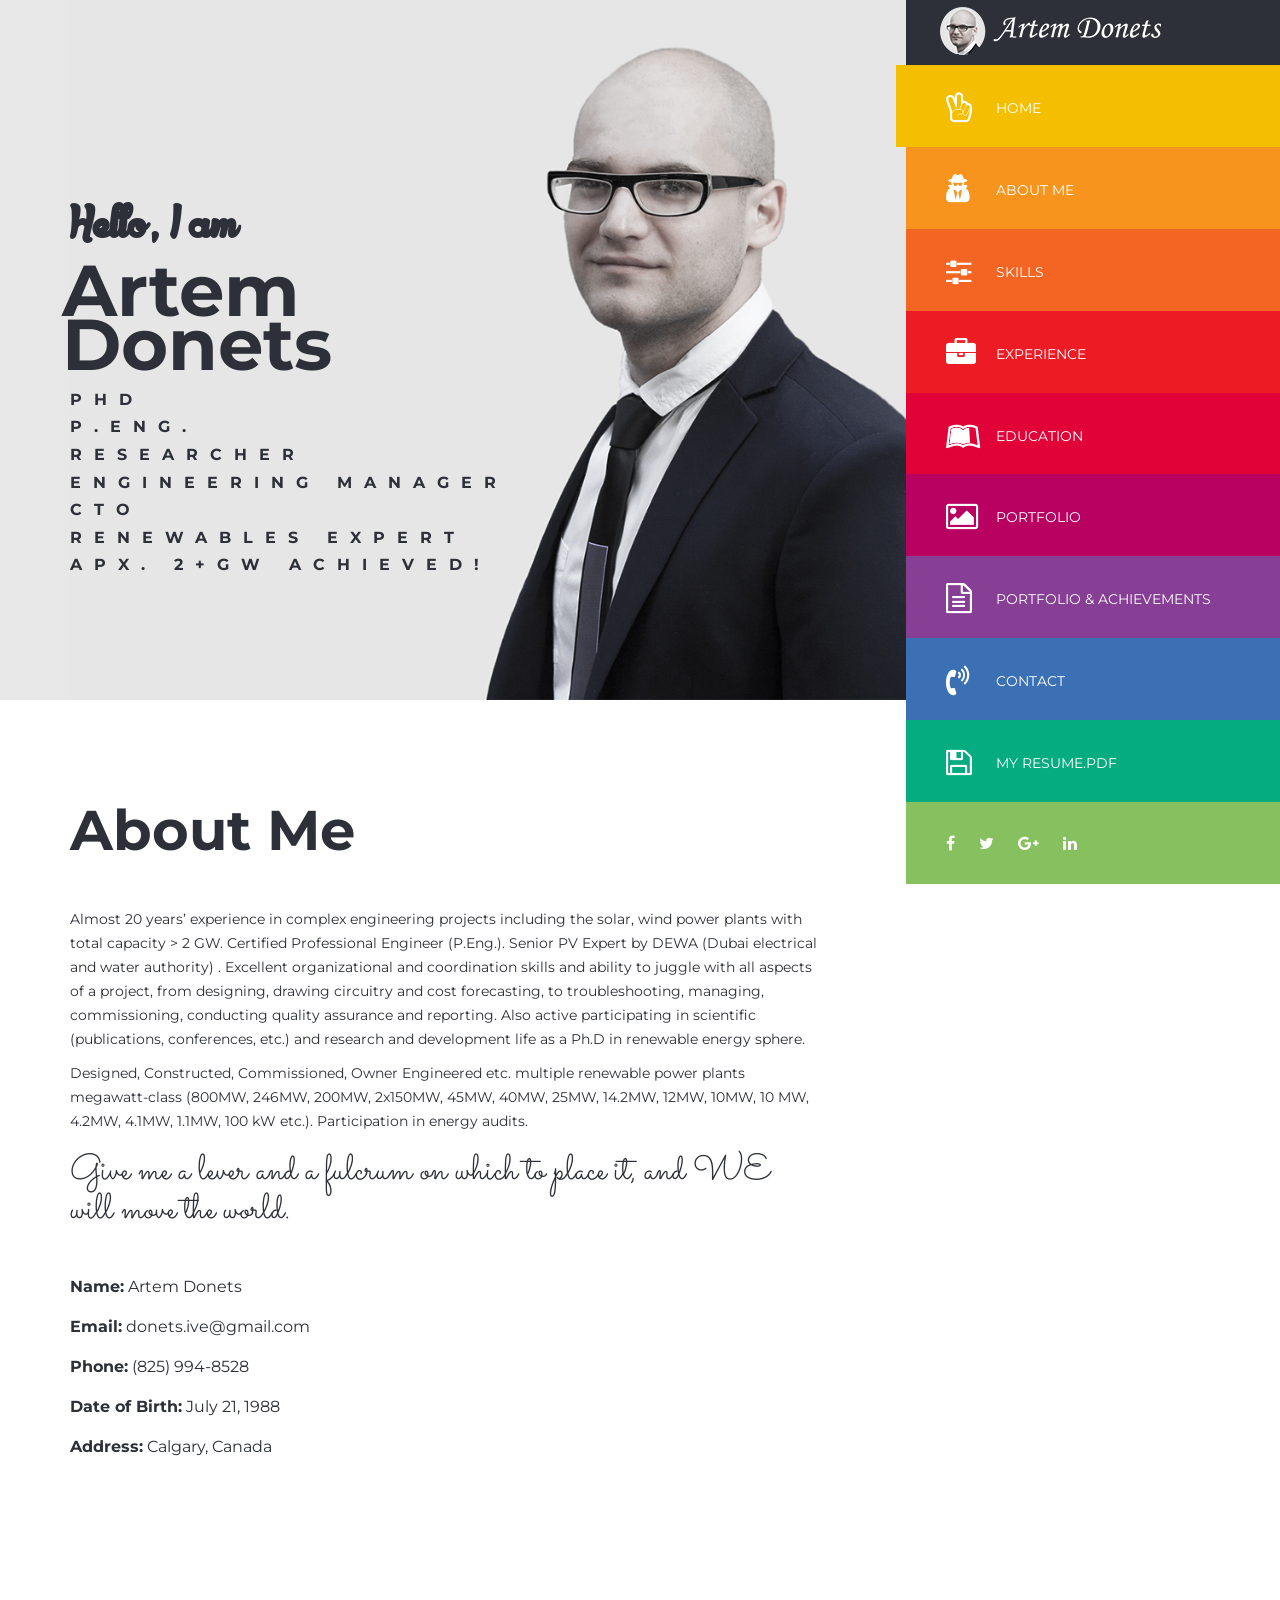
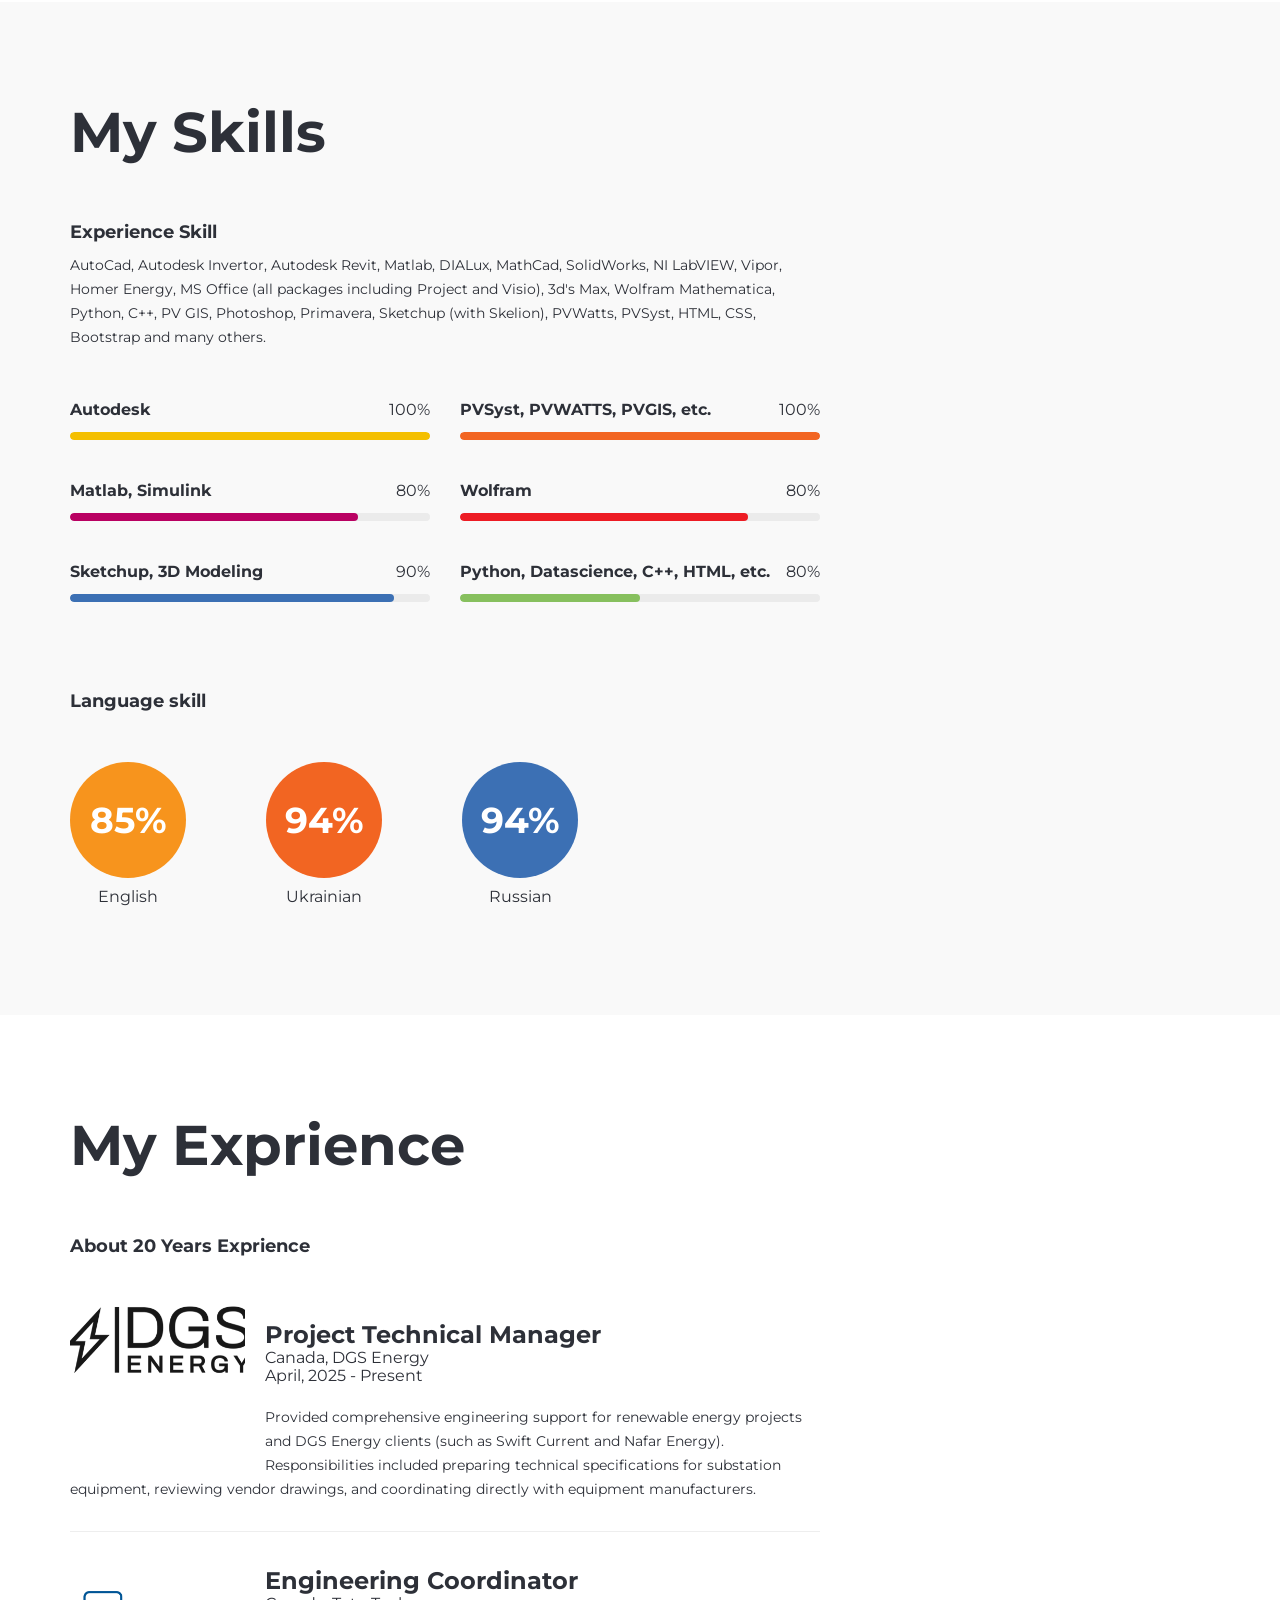
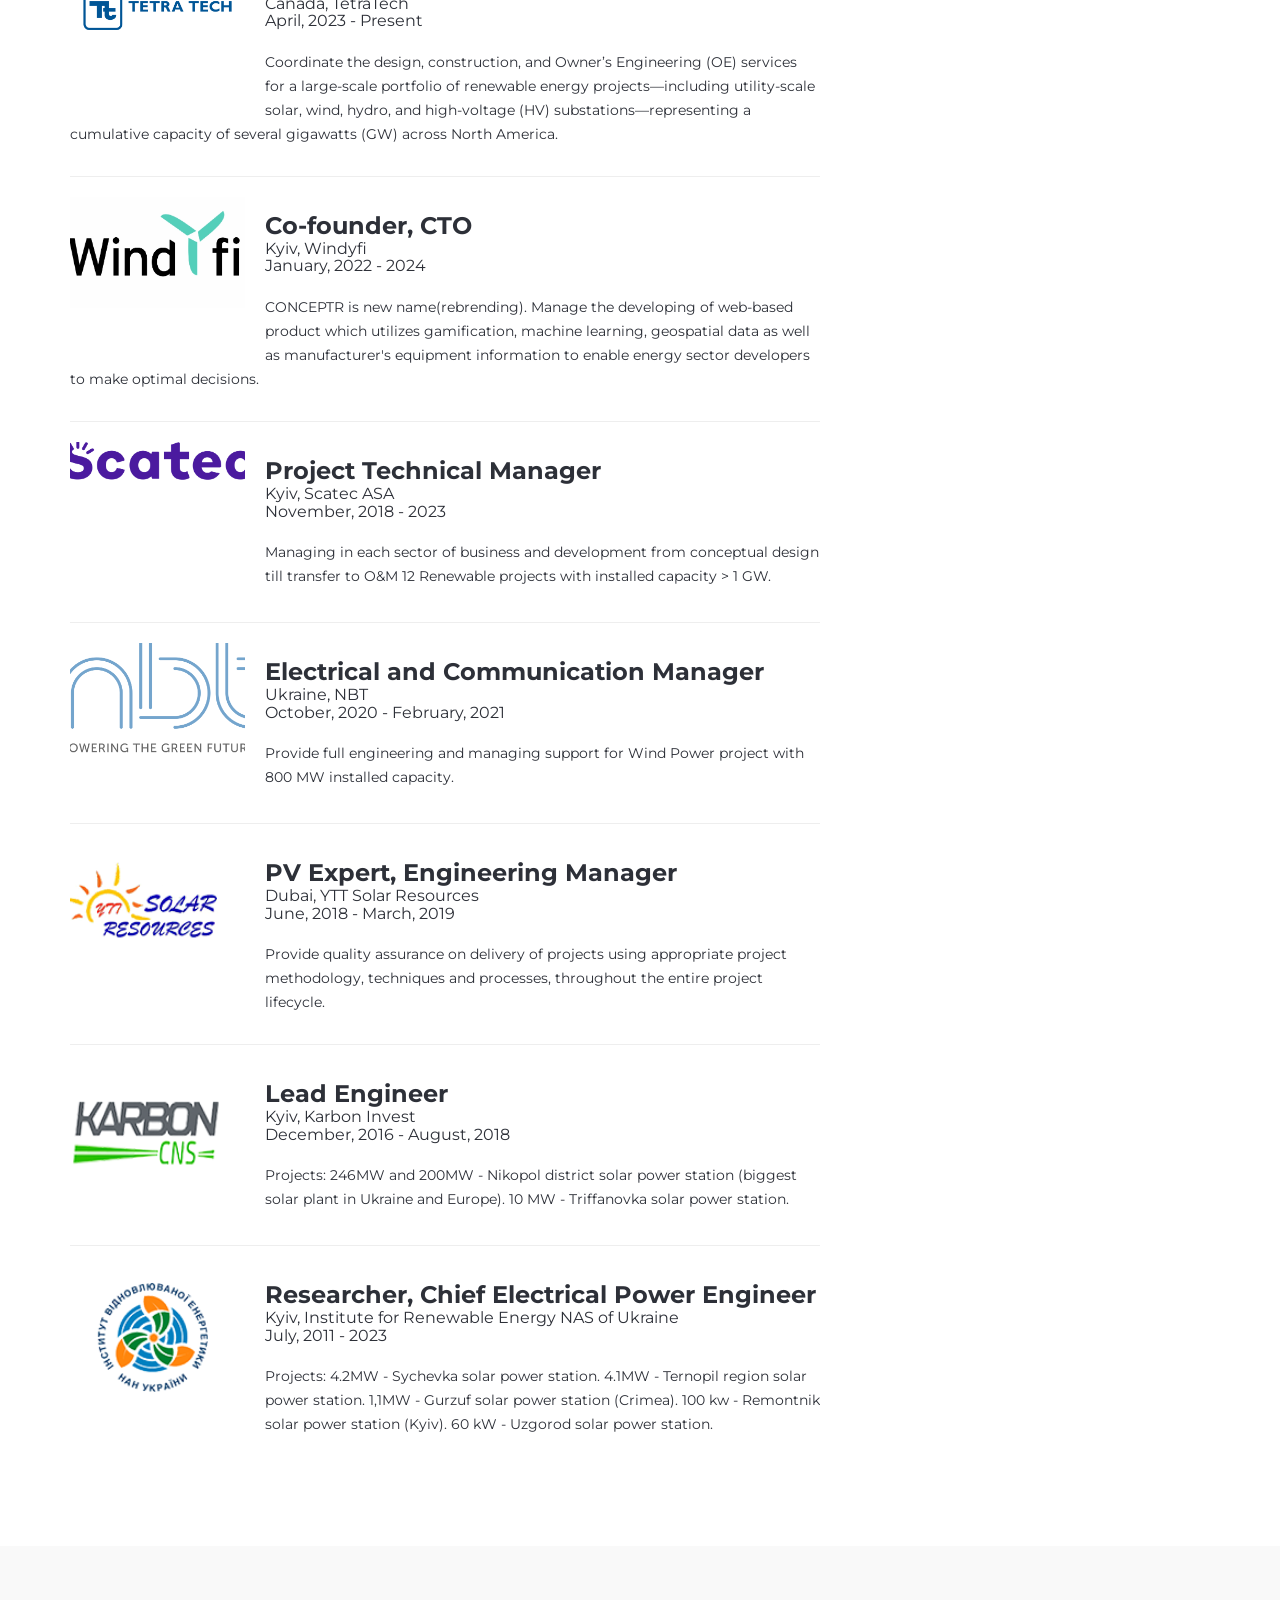
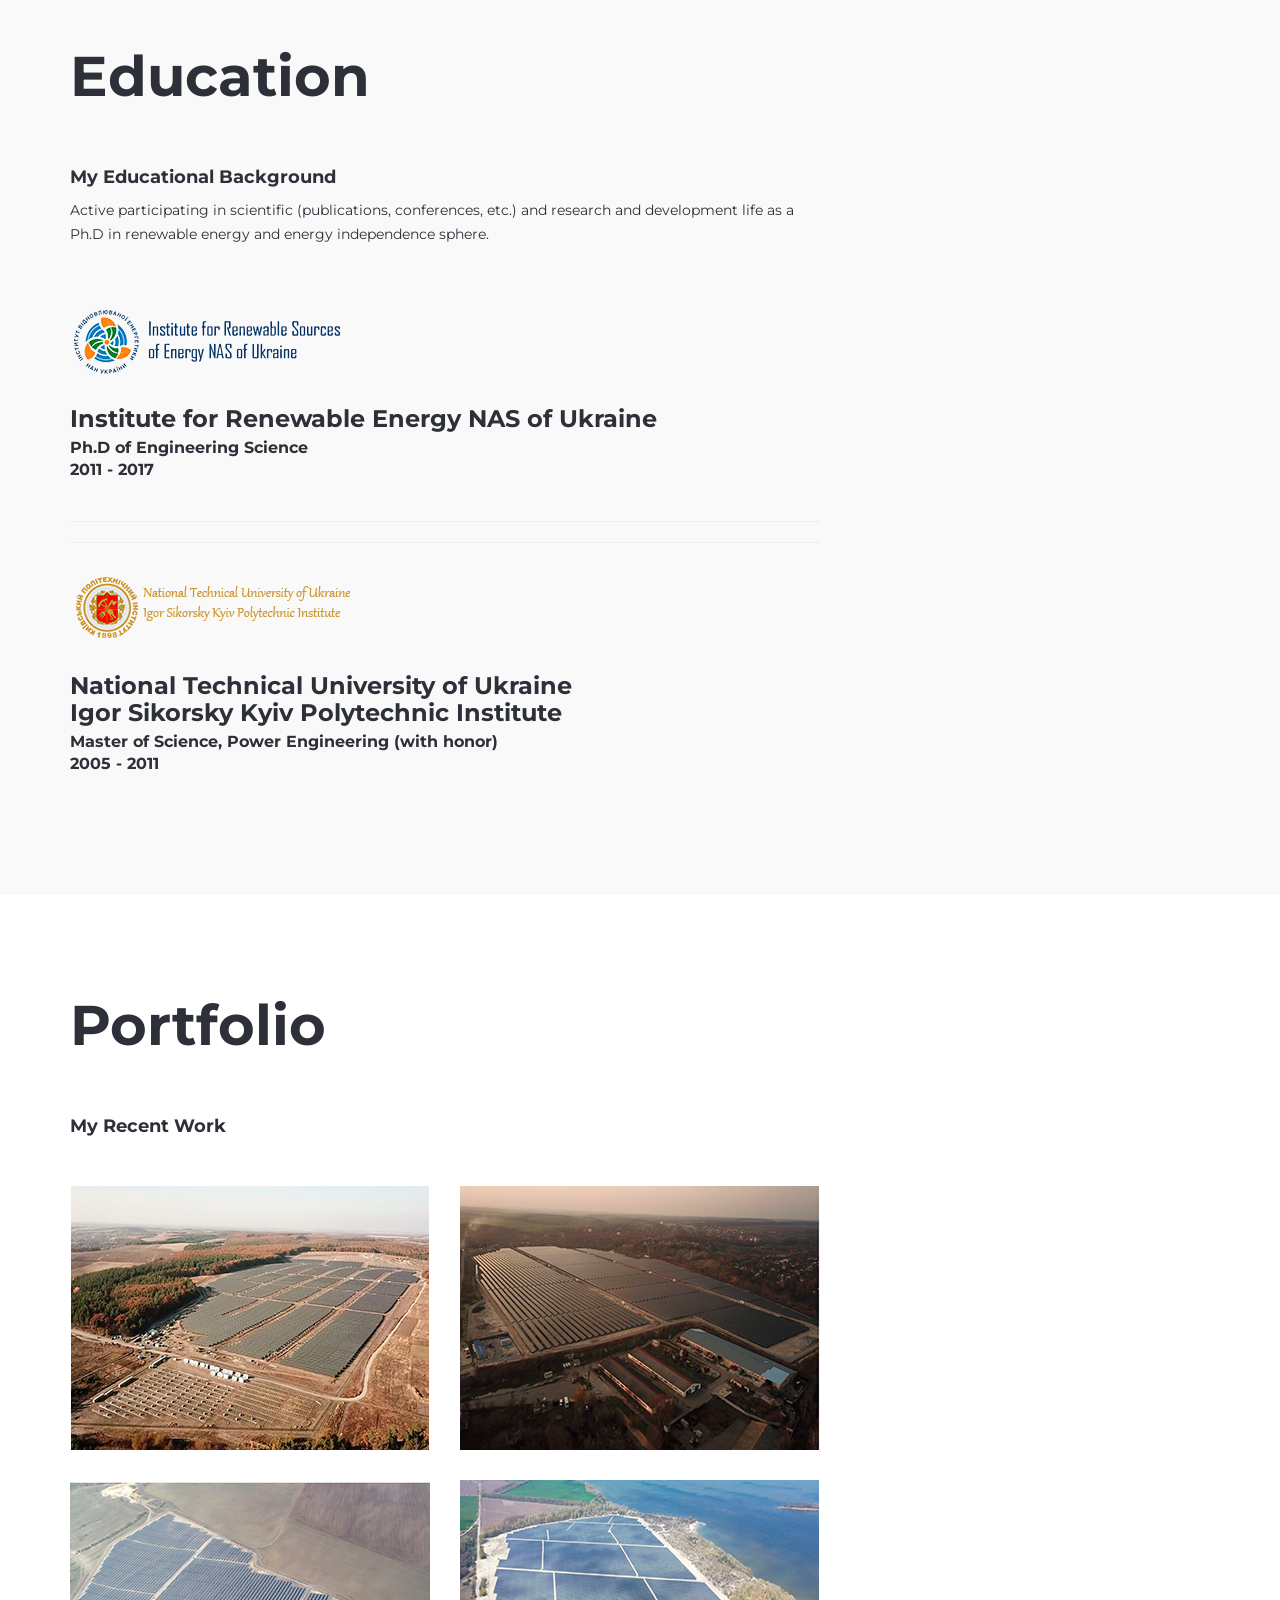
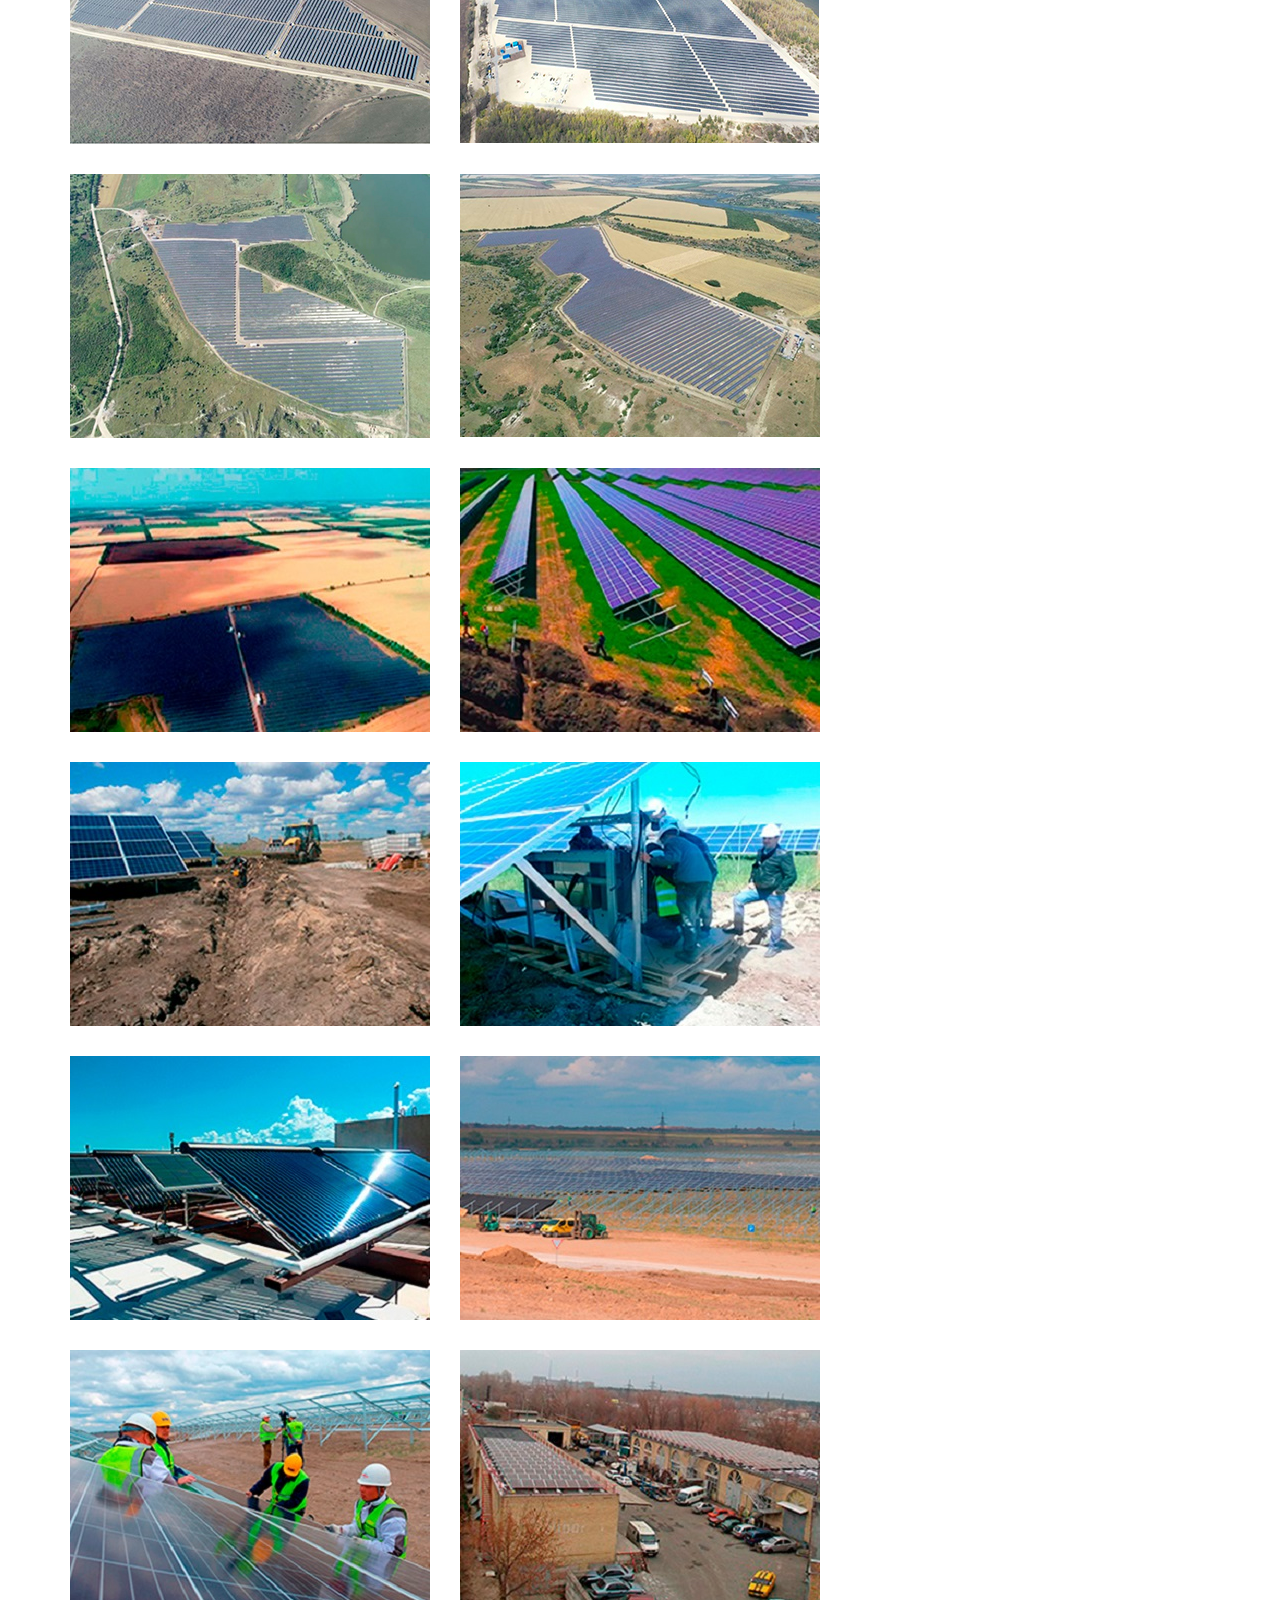
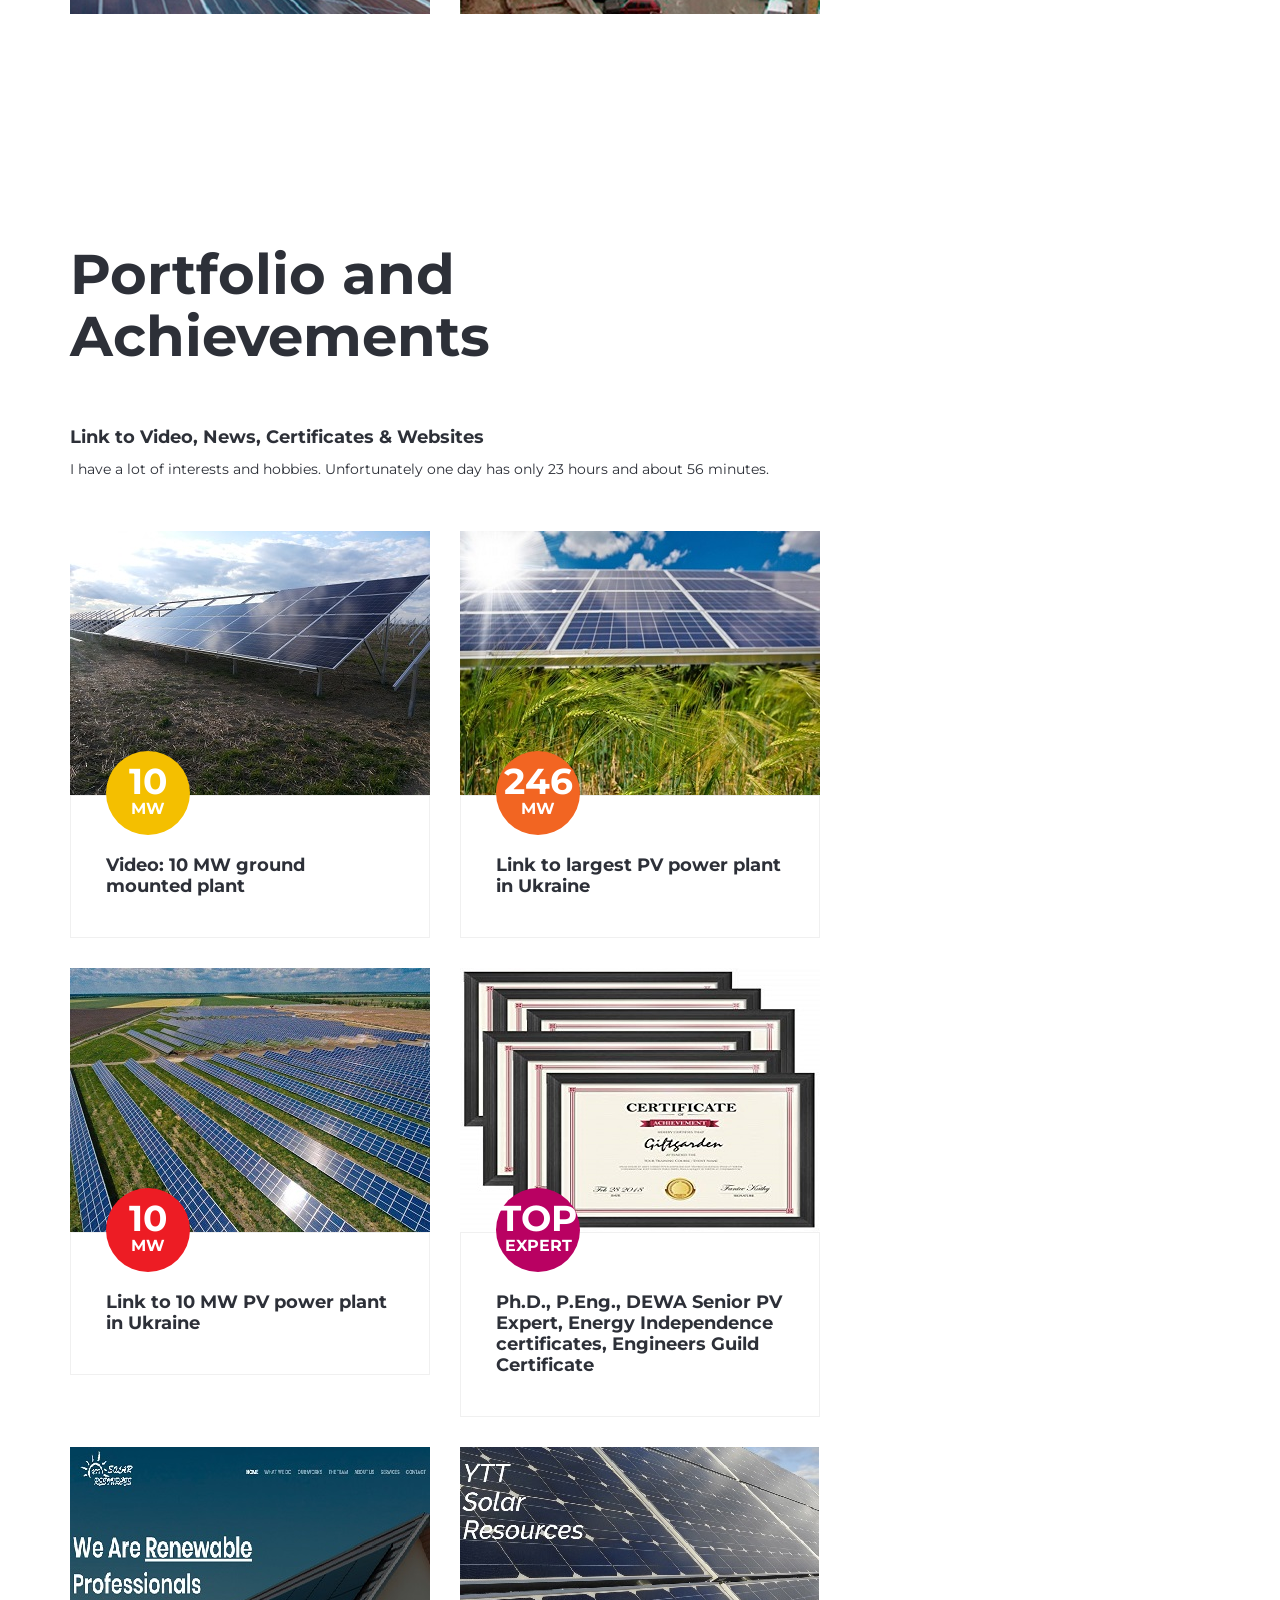
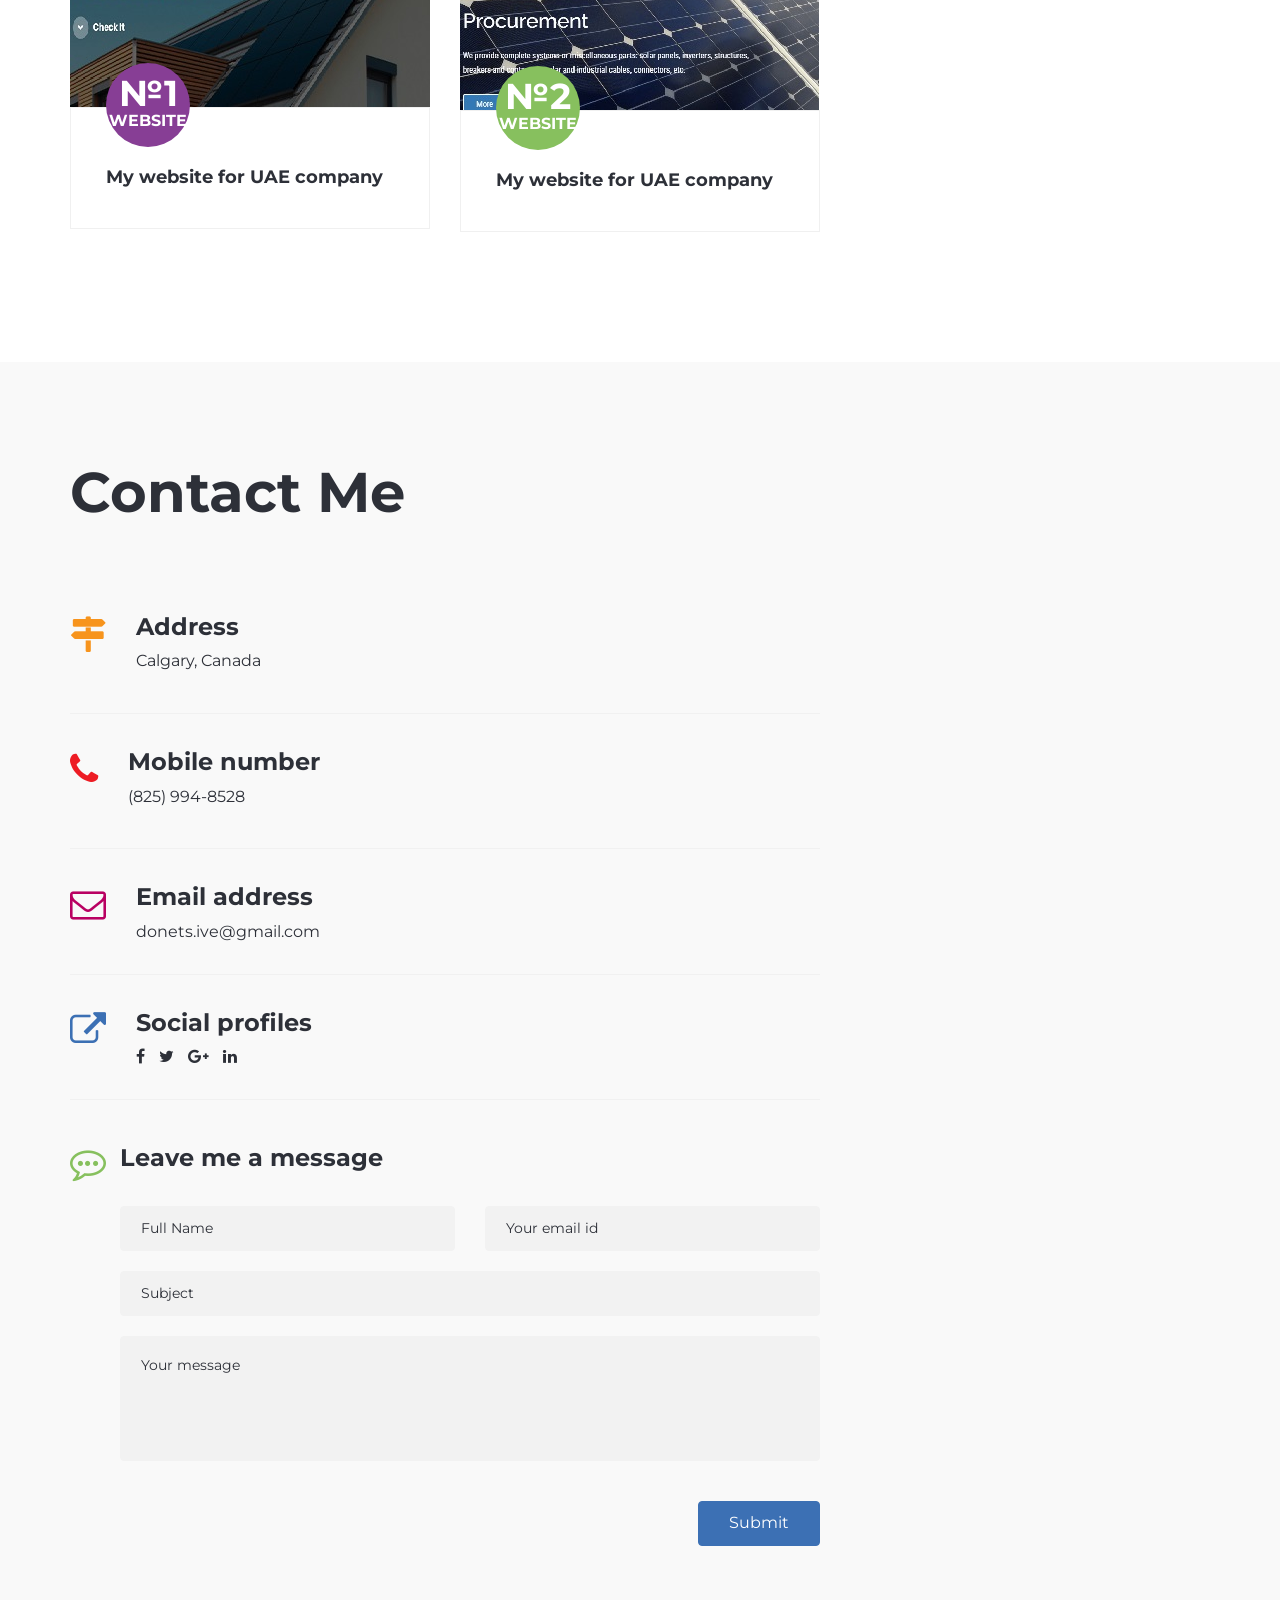
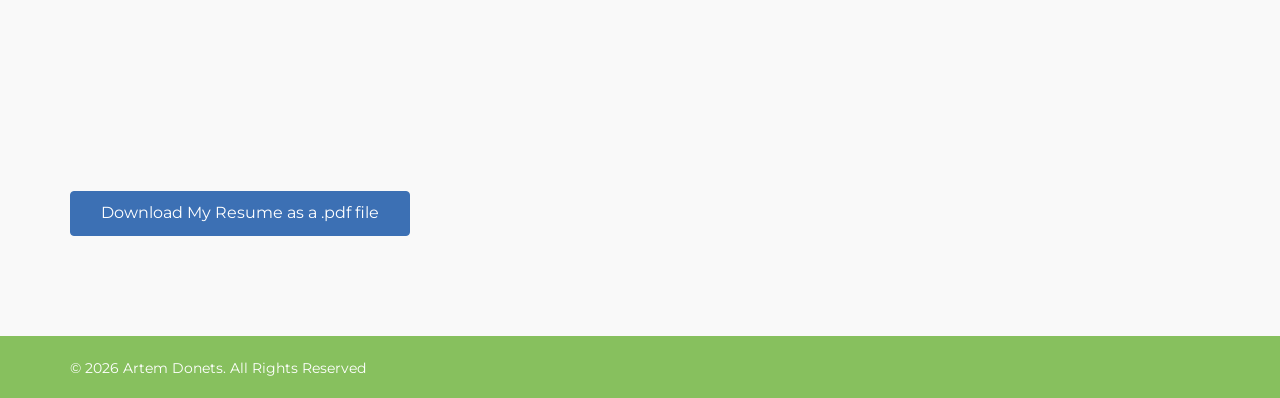
<file: index2.html>
<!DOCTYPE html>
<html lang="en">
    <head>
        <meta charset="utf-8">
        <meta http-equiv="X-UA-Compatible" content="IE=edge">
        <meta name="viewport" content="width=device-width, initial-scale=1">
        <meta name="author" content="Bio Theme">
       	<meta name="description" content="">

        <title>Resume | Donets Artem</title>
		
		<!-- CSS -->
        <link rel="stylesheet" href="css/bootstrap.min.css">
        <link rel="stylesheet" href="css/font-awesome.min.css">       
        <link rel="stylesheet" href="css/magnific-popup.css">       
        <link rel="stylesheet" href="css/animate.css">       
        <link rel="stylesheet" href="css/main.css"> 
        <link rel="stylesheet" href="css/responsive.css"> 

        <!-- Fonts -->
        <link href="https://fonts.googleapis.com/css?family=Montserrat:400,700|Sacramento" rel="stylesheet">
		
        <!-- icons -->
        <link rel="icon" href="images/ico/favicon.ico"> 
        <link rel="apple-touch-icon-precomposed" sizes="144x144" href="../images/ico/apple-touch-icon-144-precomposed.html">
        <link rel="apple-touch-icon-precomposed" sizes="114x114" href="../images/ico/apple-touch-icon-114-precomposed.html">
        <link rel="apple-touch-icon-precomposed" sizes="72x72" href="../images/ico/apple-touch-icon-72-precomposed.html">
        <link rel="apple-touch-icon-precomposed" sizes="57x57" href="../images/ico/apple-touch-icon-57-precomposed.html">    

        <!-- HTML5 shim and Respond.js for IE8 support of HTML5 elements and media queries -->
        <!-- WARNING: Respond.js doesn't work if you view the page via file:// -->
        <!--[if lt IE 9]>
          <script src="https://oss.maxcdn.com/html5shiv/3.7.2/html5shiv.min.js"></script>
          <script src="https://oss.maxcdn.com/respond/1.4.2/respond.min.js"></script>
        <![endif]-->
    
    </head>
    <body>
        <div class="main-wrapper home-one">
            <div id="navigation" class="menu-one">
                <div class="navbar navbar-fixed-top">
                    <div class="navbar-header">
                        <button type="button" class="navbar-toggle collapsed" data-toggle="collapse" data-target=".navbar-collapse">
                            <span class="sr-only">Toggle navigation</span>
                            <span class="icon-bar"></span>
                            <span class="icon-bar"></span>
                            <span class="icon-bar"></span>
                        </button>
                        <div class="navbar-brand logo">
                            <a href="resume/CV_(Artem Donets).pdf"><img class="img-responsive" src="images/logo.png" alt="Image" ></a> 
                        </div> 
                    </div>
                                   
                    <nav id="mainmenu" class="collapse navbar-collapse">
                        <ul class="nav navbar-nav">          
                            <li  class="scroll current dropdown"><a href="#home-banner">
                                <span><i class="fa fa-hand-peace-o" aria-hidden="true"></i>Home</span></a>
                            </li>               
                            <li class="scroll"><a href="#about">
                                <span><i class="fa fa-user-secret" aria-hidden="true"></i>About me</span></a>
                            </li>               
                            <li class="scroll"><a href="#skill">
                                <span><i class="fa fa-sliders" aria-hidden="true"></i>Skills</span></a>
                             </li>     
                            <li class="scroll"><a href="#exprience">
                                <span><i class="fa fa-briefcase" aria-hidden="true"></i>Experience</span></a>
                            </li>               
                            <li class="scroll"><a href="#education">
                                <span><i class="fa fa-leanpub" aria-hidden="true"></i>Education</span></a>
                            </li>               
                            <li class="scroll"><a href="#portfolio">
                                <span><i class="fa fa-picture-o" aria-hidden="true"></i>Portfolio</span></a>
                            </li> 
                            <li class="scroll"><a href="#blog">
                                <span><i class="fa fa-file-text-o" aria-hidden="true"></i>Portfolio & Achievements</span></a>
                            </li>                             
                            <li class="scroll"><a href="#contact">
                                <span><i class="fa fa-volume-control-phone" aria-hidden="true"></i>Contact</span></a>
                            </li>            
                            <li class="scroll"><a href="#profile">
                                <span><i class="fa fa-floppy-o" aria-hidden="true"></i>My Resume.pdf</span></a>
                            </li>               
                            <li>
                                <ul class="social list-inline">
                                    <li><a href="https://www.facebook.com/kpi.donar"><i class="fa fa-facebook" aria-hidden="true"></i></a></li>
                                    <li><a href="#"><i class="fa fa-twitter" aria-hidden="true"></i></a></li>
                                    <li><a href="plus.google.com/+ArtemDonets"><i class="fa fa-google-plus" aria-hidden="true"></i></a></li>
                                    <li><a href="https://www.linkedin.com/in/artem-donets-a1a90380/"><i class="fa fa-linkedin" aria-hidden="true"></i></a></li>
                                </ul>
                            </li>                                          
                        </ul>
                    </nav>
                </div><!-- navbar -->                                
            </div><!-- navigation -->

            <div id="home-banner" class="home-banner-one">
                <div class="container">
                    <div class="row">
                        <div class="col-sm-9">
                            <div class="banner-content">
                                <div class="banner-info">
                                    <h1>Hello, I am</h1>
                                    <h2>Artem<p>Donets</p></h2>
                                    <h3><p>PhD</p><p>P.Eng.</p><p>Researcher</p><p>Engineering Manager</p><p>CTO</p><p>Renewables Expert</p><p>apx. 2+GW achieved!</p></h3>
                                </div>
                            </div>
                        </div>
                    </div><!-- row -->
                </div><!-- container -->
            </div><!-- home-banner --> 

            <div id="about" class="about-section section-padding">
                <div class="container">
                    <div class="row">
                        <div class="col-sm-8">
                            <div class="section-title">
                                <h1>About Me</h1>
                            </div>
                            <div class="about-info">
                                <p>Almost 20 years’ experience in complex engineering projects including the solar, wind power plants with total capacity > 2 GW. Certified Professional Engineer (P.Eng.). Senior PV Expert by <a href="https://www.dewa.gov.ae/en"> DEWA (Dubai electrical and water authority) </a>. Excellent  organizational  and coordination skills and ability to juggle with all aspects of a project, from designing, drawing circuitry and cost forecasting, to troubleshooting, managing, commissioning, conducting quality assurance and reporting. Also active participating in scientific (publications, conferences, etc.) and research and development life as a Ph.D in renewable energy sphere.<p> 
Designed, Constructed, Commissioned, Owner Engineered etc. multiple renewable power plants megawatt-class (800MW, 246MW, 200MW, 2x150MW, 45MW, 40MW, 25MW, 14.2MW, 12MW, 10MW, 10 MW, 4.2MW, 4.1MW, 1.1MW, 100 kW etc.). Participation in energy audits.</p></p>
                                <div class="signature">
                                    <h1>Give me a lever and a fulcrum on which to place it, and WE will move the world.</h1>
                                </div>
                            </div>
                            <address>
                                <p><span>Name:</span> Artem Donets</p>
                                <p><span>Email:</span> donets.ive@gmail.com</p>
                                <p><span>Phone:</span> (825) 994-8528</p>
                                <p><span>Date of Birth:</span> July 21, 1988</p>
                                <p><span>Address:</span> Calgary, Canada</p>
                            </address>
    <!--
                            <ul class="achievement">
                                <li class="achievement-info">
                                    <span class="counter">35</span>
                                    <h4>Projects completed</h4>
                                </li> 
                                <li class="achievement-info">
                                    <span class="counter counter1">19</span>
                                    <h4>Winning Awards</h4>
                                </li> 
                                <li class="achievement-info">
                                    <span class="counter counter2">230</span>
                                    <h4>Happy Clients</h4>
                                </li> 
                                <li class="achievement-info">
                                    <span class="counter counter3">19</span>
                                    <h4>Running Projects</h4>
                                </li>                            
                            </ul>
    -->                        
                        </div>
                    </div><!-- row -->
                </div><!-- container -->
            </div><!-- about section -->

            <div id="skill" class="skill-section bg-color section-padding">
                <div class="container">
                    <div class="row">
                        <div class="col-sm-8">
                            <div class="section-content">
                                <div class="section-title">
                                    <h1>My Skills</h1>
                                </div>
                                <div class="text-info">
                                    <h4>Experience Skill</h4>
                                    <p>AutoCad, Autodesk Invertor, Autodesk Revit, Matlab, DIALux, MathCad,  SolidWorks, NI LabVIEW, Vipor, Homer Energy, MS Office (all packages including Project and Visio), 3d's Max, Wolfram Mathematica, Python, C++, PV GIS, Photoshop, Primavera, Sketchup (with Skelion), PVWatts, PVSyst, HTML, CSS, Bootstrap and many others.</p>
                                </div>
                                <div class="progress-content">
                                    <div class="rating-bar bar-left">
                                        <label>Autodesk</label>
                                        <span class="rating-count pull-right">100%</span>
                                        <div class="skill-progress">
                                            <div class="progress">
                                                <div class="progress-bar" role="progressbar" aria-valuenow="100" aria-valuemin="0" aria-valuemax="100" >
                                                </div>
                                            </div>
                                        </div>
                                        <label>Matlab, Simulink</label>
                                        <span class="rating-count pull-right">80%</span>
                                        <div class="skill-progress">
                                            <div class="progress">
                                                <div class="progress-bar bar1" role="progressbar" aria-valuenow="80" aria-valuemin="0" aria-valuemax="100" >
                                                </div>
                                            </div>
                                        </div>
                                        <label>Sketchup, 3D Modeling</label>
                                        <span class="rating-count pull-right">90%</span>
                                        <div class="skill-progress">
                                            <div class="progress">
                                                <div class="progress-bar bar2" role="progressbar" aria-valuenow="90" aria-valuemin="0" aria-valuemax="100" >
                                                </div>
                                            </div>
                                        </div>
                                    </div>                                

                                    <div class="skill rating-bar bar-right">
                                        <label>PVSyst, PVWATTS, PVGIS, etc.</label>
                                        <span class="rating-count pull-right">100%</span>
                                        <div class="skill-progress">
                                            <div class="progress">
                                                <div class="progress-bar bar3" role="progressbar" aria-valuenow="100" aria-valuemin="0" aria-valuemax="100" >
                                                </div>
                                            </div>
                                        </div>
                                        <label>Wolfram</label>
                                        <span class="rating-count pull-right">80%</span>
                                        <div class="skill-progress">
                                            <div class="progress">
                                                <div class="progress-bar bar4" role="progressbar" aria-valuenow="80" aria-valuemin="0" aria-valuemax="100" >
                                                </div>
                                            </div>
                                        </div>
                                        <label>Python, Datascience, C++, HTML, etc.</label>
                                        <span class="rating-count pull-right">80%</span>
                                        <div class="skill-progress">
                                            <div class="progress">
                                                <div class="progress-bar bar5" role="progressbar" aria-valuenow="50" aria-valuemin="0" aria-valuemax="100" >
                                                </div>
                                            </div>
                                        </div>
                                    </div> 
                                </div>                               

                                <div class="language-skill">
                                    <div class="text-info">
                                        <h4>Language skill</h4>
                                    </div>
                                    <ul>
                                        <li class="chart" data-percent="90">
                                            <span class="percent"></span>
                                            <h5>English</h5>
                                        </li>
                                        <li class="chart" data-percent="100">
                                            <span class="percent percent1"></span>
                                            <h5>Ukrainian</h5>
                                        </li>
                                        <li class="chart" data-percent="100">
                                            <span class="percent percent2"></span>
                                            <h5>Russian</h5>
                                        </li>                                    
                                    </ul>
                                </div><!-- more skill -->                             
                            </div>                                             
                        </div>
                    </div><!-- row -->
                </div><!-- container -->
            </div><!-- skill section -->

            <div id="exprience" class="exprience-section section-padding">
                <div class="container">
                    <div class="row">
                        <div class="col-sm-8">
                            <div class="section-title">
                                <h1>My Exprience</h1>
                            </div>
                            <div class="text-info">
                                <h4>About 20 Years Exprience</h4>
                                <!--
                                <p>Some Text.</p>
    -->
                            </div>


                            <div class="exprience">
                                <div class="exprience-image">
                                    <img class="img-responsive" src="images/exprience/DGS Energy.png" alt="Image">
                                </div>
                                <div class="exprience-info">
                                    <h3>Project Technical Manager</h3>
                                    <h5>Canada, DGS Energy<p>April, 2025 - Present</p></h5>
    
                                    <p>Provided comprehensive engineering support for renewable energy projects and DGS Energy clients (such as Swift Current and Nafar Energy). Responsibilities included preparing technical specifications for substation equipment, reviewing vendor drawings, and coordinating directly with equipment manufacturers.</p>
                                
                                </div>                            
                            </div>
                            <hr>



                            <div class="exprience">
                                <div class="exprience-image">
                                    <img class="img-responsive" src="images/exprience/TetraTech.png" alt="Image">
                                </div>
                                <div class="exprience-info">
                                    <h3>Engineering Coordinator</h3>
                                    <h5>Canada, TetraTech<p>April, 2023 - Present</p></h5>
    
                                    <p>Coordinate the design, construction, and Owner’s Engineering (OE) services for a large-scale portfolio of renewable energy projects—including utility-scale solar, wind, hydro, and high-voltage (HV) substations—representing a cumulative capacity of several gigawatts (GW) across North America.</p>
                                
                                </div>                            
                            </div>
                            <hr>


                            <div class="exprience">
                                <div class="exprience-image">
                                    <img class="img-responsive" src="images/exprience/Windyfi.png" alt="Image">
                                </div>
                                <div class="exprience-info">
                                    <h3>Co-founder, CTO</h3>
                                    <h5>Kyiv, Windyfi<p>January, 2022 - 2024</p></h5>
    
                                    <p>CONCEPTR is new name(rebrending). Manage the developing of web-based product which utilizes gamification, machine learning, geospatial data as well as manufacturer's equipment information to enable energy sector developers to make optimal decisions.</p>
                                
                                </div>                            
                            </div>
                            <hr>
				
                            <div class="exprience">
                                <div class="exprience-image">
                                    <img class="img-responsive" src="images/exprience/1.png" alt="Image">
                                </div>
                                <div class="exprience-info">
                                    <h3>Project Technical Manager</h3>
                                    <h5>Kyiv, Scatec ASA<p>November, 2018 - 2023</p></h5>
    
                                    <p>Managing in each sector of business and development from conceptual design till transfer to O&M 12 Renewable projects with installed capacity > 1 GW.</p>
                                
                                </div>                            
                            </div>
                            <hr>
                            <div class="exprience">
                                <div class="exprience-image">
                                    <img class="img-responsive" src="images/exprience/5.png" alt="Image">
                                </div>
                                <div class="exprience-info">
                                    <h3>Electrical and Communication Manager</h3>
                                    <h5>Ukraine, NBT<p>October, 2020 - February, 2021</p></h5>
                                    <p>Provide full engineering and managing support for Wind Power project with 800 MW installed capacity.</p>
                                </div>                            
                            </div>
                            <hr>
                            <div class="exprience">
                                <div class="exprience-image">
                                    <img class="img-responsive" src="images/exprience/2.png" alt="Image">
                                </div>
                                <div class="exprience-info">
                                    <h3>PV Expert, Engineering Manager</h3>
                                    <h5>Dubai, YTT Solar Resources<p>June, 2018 - March, 2019</p></h5>
                                    <p>Provide quality assurance on delivery of projects using appropriate project methodology, techniques and processes, throughout the entire project lifecycle.</p>
                                </div>                            
                            </div>
                            <hr>
                            <div class="exprience">
                                <div class="exprience-image">
                                    <img class="img-responsive" src="images/exprience/3.png" alt="Image">
                                </div>
                                <div class="exprience-info">
                                    <h3>Lead Engineer</h3>
                                    <h5>Kyiv, Karbon Invest<p>December, 2016 - August, 2018</p></h5>
                                    <p>Projects: 246MW and 200MW - Nikopol district solar power station (biggest solar plant in Ukraine and Europe). 10 MW - Triffanovka solar power station.</p>
                                </div>                            
                            </div>
                            <hr>
                            <div class="exprience">
                                <div class="exprience-image">
                                    <img class="img-responsive" src="images/exprience/4.png" alt="Image">
                                </div>
                                <div class="exprience-info">
                                    <h3>Researcher, Chief Electrical Power Engineer</h3>
                                    <h5>Kyiv, Institute for Renewable Energy NAS of Ukraine<p>July, 2011 - 2023</p></h5>
                                    <p>Projects:  4.2MW - Sychevka solar power station. 4.1MW - Ternopil region solar power station. 1,1MW - Gurzuf solar power station (Crimea). 100 kw - Remontnik solar power station (Kyiv). 60 kW - Uzgorod solar power station.</p>
                                </div>                            
                            </div>
                        </div>
                    </div><!-- row -->
                </div><!-- container -->
            </div><!-- exprience section -->

            <div id="education" class="education-section bg-color section-padding">
                <div class="container">
                    <div class="row">
                        <div class="col-sm-8">
                            <div class="section-content">
                                <div class="section-title">
                                    <h1>Education</h1>
                                </div>
                                <div class="text-info">
                                    <h4>My Educational Background</h4>
                                    <p>Active participating in scientific (publications, conferences, etc.) and research and development life as a Ph.D in renewable energy and energy independence sphere.</p>
                                </div>
                                <div class="education-info">
                                    <img class="img-responsive" src="images/education/1.png" alt="Image">
                                    <h3>Institute for Renewable Energy NAS of Ukraine</h3>
                                    <h5>Ph.D of Engineering Science</h5>
                                    <h6>2011 - 2017</h6>
                                </div>
                                <hr>
                                </div>
                                <hr>
                                <div class="education-info">
                                    <img class="img-responsive" src="images/education/2.png" alt="Image">
                                    <h3>National Technical University of Ukraine<p>
                                    Igor Sikorsky Kyiv Polytechnic Institute</p></h3>
                                    <h5>Master of Science, Power Engineering (with honor)</h5>
                                    <h6>2005 - 2011</h6>
                                </div>
                            </div>
                        </div>
                    </div><!-- row -->
                </div><!-- container -->
            </div><!-- education section -->

            <div id="portfolio" class="portfolio-section section-padding">
                <div class="container">
                    <div class="row">
                        <div class="col-sm-8">
                            <div class="section-title">
                                <h1>Portfolio</h1>
                            </div>
                            <div class="text-info">
                                <h4>My Recent Work</h4>
    <!--
                                <p>Some Text.</p>
    -->
                            </div>
                            <div class="portfolio-content">
                                <div class="row">
                                    <div class="col-sm-6">
                                        <div class="portfolio-item">
                                            <img class="img-responsive" src="images/portfolio/bog.jpg" alt="Image">
                                            <div class="portfolio-overlay">
                                                <div class="portfolio-info">
                                                    <a href="images/portfolio/bog.jpg"><i class="fa fa-camera-retro" aria-hidden="true"></i></a>
                                                    <h3>45 MW</h3>
                                                    <p>Ground mounted solar plant</p>
                                                </div>
                                            </div>
                                        </div>
                                    </div>
                                    <div class="col-sm-6">
                                        <div class="portfolio-item">
                                            <img class="img-responsive" src="images/portfolio/kam.jpg" alt="Image">
                                            <div class="portfolio-overlay">
                                                <div class="portfolio-info">
                                                    <a href="images/portfolio/kam.jpg"><i class="fa fa-camera-retro" aria-hidden="true"></i></a>
                                                    <h3>25 MW</h3>
                                                    <p>Ground mounted solar plant</p>
                                                </div>
                                            </div>
                                        </div>
                                    </div>
                                    <div class="col-sm-6">
                                        <div class="portfolio-item">
                                            <img class="img-responsive" src="images/portfolio/prog.jpg" alt="Image">
                                            <div class="portfolio-overlay">
                                                <div class="portfolio-info">
                                                    <a href="images/portfolio/prog.jpg"><i class="fa fa-camera-retro" aria-hidden="true"></i></a>
                                                    <h3>150 MW</h3>
                                                    <p>Ground mounted solar plant</p>
                                                </div>
                                            </div>
                                        </div>
                                    </div>
                                    <div class="col-sm-6">
                                        <div class="portfolio-item">
                                            <img class="img-responsive" src="images/portfolio/chig.jpg" alt="Image">
                                            <div class="portfolio-overlay">
                                                <div class="portfolio-info">
                                                    <a href="images/portfolio/chig.jpg"><i class="fa fa-camera-retro" aria-hidden="true"></i></a>
                                                    <h3>40 MW</h3>
                                                    <p>Ground mounted solar plant</p>
                                                </div>
                                            </div>
                                        </div>
                                    </div>
                                    <div class="col-sm-6">
                                        <div class="portfolio-item">
                                            <img class="img-responsive" src="images/portfolio/afa.jpg" alt="Image">
                                            <div class="portfolio-overlay">
                                                <div class="portfolio-info">
                                                    <a href="images/portfolio/afa.jpg"><i class="fa fa-camera-retro" aria-hidden="true"></i></a>
                                                    <h3>10 MW</h3>
                                                    <p>Ground mounted solar plant</p>
                                                </div>
                                            </div>
                                        </div>
                                    </div>
                                    <div class="col-sm-6">
                                        <div class="portfolio-item">
                                            <img class="img-responsive" src="images/portfolio/tab.jpg" alt="Image">
                                            <div class="portfolio-overlay">
                                                <div class="portfolio-info">
                                                    <a href="images/portfolio/tab.jpg"><i class="fa fa-camera-retro" aria-hidden="true"></i></a>
                                                    <h3>12 MW</h3>
                                                    <p>Ground mounted solar plant</p>
                                                </div>
                                            </div>
                                        </div>
                                    </div>

                                    <div class="col-sm-6">
                                        <div class="portfolio-item">
                                            <img class="img-responsive" src="images/portfolio/tok.jpg" alt="Image">
                                            <div class="portfolio-overlay">
                                                <div class="portfolio-info">
                                                    <a href="images/portfolio/tok.jpg"><i class="fa fa-camera-retro" aria-hidden="true"></i></a>
                                                    <h3>14.2 MW</h3>
                                                    <p>Ground mounted solar plant</p>
                                                </div>
                                            </div>
                                        </div>
                                    </div>
         
                                    <div class="col-sm-6">
                                        <div class="portfolio-item">
                                            <img class="img-responsive" src="images/portfolio/8.jpg" alt="Image">
                                            <div class="portfolio-overlay">
                                                <div class="portfolio-info">
                                                    <a href="images/portfolio/8.jpg"><i class="fa fa-camera-retro" aria-hidden="true"></i></a>
                                                    <h3>10 MW</h3>
                                                    <p>Ground mounted solar plant</p>
                                                </div>
                                            </div>
                                        </div>
                                    </div>

                                    <div class="col-sm-6">
                                        <div class="portfolio-item">
                                            <img class="img-responsive" src="images/portfolio/7.jpg" alt="Image">
                                            <div class="portfolio-overlay">
                                                <div class="portfolio-info">
                                                    <a href="images/portfolio/7.jpg"><i class="fa fa-camera-retro" aria-hidden="true"></i></a>
                                                    <h3>10 MW</h3>
                                                    <p>Ground mounted solar plant</p>
                                                </div>
                                            </div>
                                        </div>
                                    </div>

                                    <div class="col-sm-6">
                                        <div class="portfolio-item">
                                            <img class="img-responsive" src="images/portfolio/6.jpg" alt="Image">
                                            <div class="portfolio-overlay">
                                                <div class="portfolio-info">
                                                    <a href="images/portfolio/6.jpg"><i class="fa fa-camera-retro" aria-hidden="true"></i></a>
                                                    <h3>10 MW</h3>
                                                    <p>Ground mounted solar plant</p>
                                                </div>
                                            </div>
                                        </div>
                                    </div>

                                    <div class="col-sm-6">
                                        <div class="portfolio-item">
                                            <img class="img-responsive" src="images/portfolio/5.jpg" alt="Image">
                                            <div class="portfolio-overlay">
                                                <div class="portfolio-info">
                                                    <a href="images/portfolio/5.jpg"><i class="fa fa-camera-retro" aria-hidden="true"></i></a>
                                                    <h3>SWH</h3>
                                                    <p>Solar water heating</p>
                                                </div>
                                            </div>
                                        </div>
                                    </div>

                                    <div class="col-sm-6">
                                        <div class="portfolio-item">
                                            <img class="img-responsive" src="images/portfolio/4.jpg" alt="Image">
                                            <div class="portfolio-overlay">
                                                <div class="portfolio-info">
                                                    <a href="images/portfolio/4.jpg"><i class="fa fa-camera-retro" aria-hidden="true"></i></a>
                                                    <h3>246 MW</h3>
                                                    <p>Ground mounted solar plant</p>
                                                </div>
                                            </div>
                                        </div>
                                    </div>

                                    <div class="col-sm-6">
                                        <div class="portfolio-item">
                                            <img class="img-responsive" src="images/portfolio/3.jpg" alt="Image">
                                            <div class="portfolio-overlay">
                                                <div class="portfolio-info">
                                                    <a href="images/portfolio/3.jpg"><i class="fa fa-camera-retro" aria-hidden="true"></i></a>
                                                    <h3>246 MW</h3>
                                                    <p>Ground mounted solar plant</p>
                                                </div>
                                            </div>
                                        </div>
                                    </div>

                                    <div class="col-sm-6">
                                        <div class="portfolio-item">
                                            <img class="img-responsive" src="images/portfolio/2.jpg" alt="Image">
                                            <div class="portfolio-overlay">
                                                <div class="portfolio-info">
                                                    <a href="images/portfolio/2.jpg"><i class="fa fa-camera-retro" aria-hidden="true"></i></a>
                                                    <h3>100 kV</h3>
                                                    <p>Roof mounted solar plant</p>
                                                </div>
                                            </div>
                                        </div>
                                    </div>                              


<!-- hidden 

                                    <div class="col-sm-6">
                                        <div class="portfolio-item">
                                            <img class="img-responsive" src="images/portfolio/1.jpg" alt="Image">
                                            <div class="portfolio-overlay">
                                                <div class="portfolio-info">
                                                    <a href="images/portfolio/1.jpg"><i class="fa fa-camera-retro" aria-hidden="true"></i></a>
                                                    <h3>SWH</h3>
                                                    <p>Solar water heating</p>
                                                </div>
                                            </div>
                                        </div>
                                    </div>

                                    <div class="col-sm-6">
                                        <div class="portfolio-item">
                                            <img class="img-responsive" src="images/portfolio/6.jpg" alt="Image">
                                            <div class="portfolio-overlay">
                                                <div class="portfolio-info">
                                                    <a href="images/portfolio/6.jpg"><i class="fa fa-camera-retro" aria-hidden="true"></i></a>
                                                    <h3>10 MW</h3>
                                                    <p>Ground mounted solar plant</p>
                                                </div>
                                            </div>
                                        </div>
                                    </div>

                                    <div class="col-sm-6">
                                        <div class="portfolio-item">
                                            <img class="img-responsive" src="images/portfolio/7.jpg" alt="Image">
                                            <div class="portfolio-overlay">
                                                <div class="portfolio-info">
                                                    <a href="images/portfolio/7.jpg"><i class="fa fa-camera-retro" aria-hidden="true"></i></a>
                                                    <h3>10 MW</h3>
                                                    <p>Ground mounted solar plant</p>
                                                </div>
                                            </div>
                                        </div>
                                    </div>

                                    <div class="col-sm-6">
                                        <div class="portfolio-item">
                                            <img class="img-responsive" src="images/portfolio/2.jpg" alt="Image">
                                            <div class="portfolio-overlay">
                                                <div class="portfolio-info">
                                                    <a href="images/portfolio/2.jpg"><i class="fa fa-camera-retro" aria-hidden="true"></i></a>
                                                    <h3>100 kW</h3>
                                                    <p>Rooftop solar system</p>
                                                </div>
                                            </div>
                                        </div>
                                    </div>

-->


                                </div>
                            </div><!-- portfolio content -->
                       </div> 
                    </div><!-- row -->
                </div><!-- container -->
            </div><!-- portfolio section -->


            <div id="blog" class="blog-section section-padding">
                <div class="container">
                    <div class="row">
                        <div class="col-sm-8">
                            <div class="section-title">
                                <h1>Portfolio and Achievements</h1>
                            </div>
                            <div class="text-info">
                                <h4>Link to Video, News, Certificates & Websites</h4>
                                <p>I have a lot of interests and hobbies. Unfortunately one day has only 23 hours and about 56 minutes.</p>
                            </div>
                            <div class="row">
                                <div class="col-sm-6">
                                    <div class="entry-post">
                                        <div class="entry-thumbnail">
                                            <div class="thumbnail-oberlay"></div>
                                            <img class="img-responsive" src="images/blog/1.jpg" alt="Image">
                                        </div>
                                        <div class="post-content">
                                            <div class="time">
                                                <a href="https://www.youtube.com/watch?v=zfAaRGdgcO8">10 <span>MW</span></a>
                                            </div>
                                            <div class="entry-title">
                                               <h2><a href="https://www.youtube.com/watch?v=zfAaRGdgcO8">Video: 10 MW ground mounted plant</a></h2>
                                           </div> 
                                        </div>
                                    </div>                        
                                </div>
                                <div class="col-sm-6">
                                    <div class="entry-post">
                                        <div class="entry-thumbnail">
                                            <div class="thumbnail-oberlay"></div>
                                            <img class="img-responsive" src="images/blog/2.jpg" alt="Image">
                                        </div>
                                        <div class="post-content">
                                            <div class="time time1">
                                                <a href="https://www.pv-magazine.com/2018/04/09/ukraines-dtek-to-build-200-mw-solar-park/">246 <span>MW</span></a>
                                            </div>
                                            <div class="entry-title">
                                               <h2><a href="https://www.pv-magazine.com/2018/04/09/ukraines-dtek-to-build-200-mw-solar-park/">Link to largest PV power plant in Ukraine</a></h2>
                                           </div> 
                                        </div>
                                    </div>                        
                                </div>
                                <div class="col-sm-6">
                                    <div class="entry-post">
                                        <div class="entry-thumbnail">
                                            <div class="thumbnail-oberlay"></div>
                                            <img class="img-responsive" src="images/blog/3.jpg" alt="Image">
                                        </div>
                                        <div class="post-content">
                                            <div class="time time2">
                                                <a href="https://itc.ua/news/kompaniya-rinata-ahmetova-dtek-vie-vvela-v-ekspluatatsiyu-svoyu-pervuyu-solnechnuyu-elektrostantsiyu-trifanovskaya-ses-moshhnostyu-10-mvt-v-hersonskoy-oblasti/">10 <span>MW</span></a>
                                            </div>
                                            <div class="entry-title">
                                               <h2><a href="https://itc.ua/news/kompaniya-rinata-ahmetova-dtek-vie-vvela-v-ekspluatatsiyu-svoyu-pervuyu-solnechnuyu-elektrostantsiyu-trifanovskaya-ses-moshhnostyu-10-mvt-v-hersonskoy-oblasti/">Link to 10 MW PV power plant in Ukraine</a></h2>
                                           </div> 
                                        </div>
                                    </div>                        
                                </div>
                                <div class="col-sm-6">
                                    <div class="entry-post">
                                        <div class="entry-thumbnail">
                                            <div class="thumbnail-oberlay"></div>
                                            <img class="img-responsive" src="images/blog/4.jpg" alt="Image">
                                        </div>
                                        <div class="post-content">
                                            <div class="time time3">
                                                <a href="https://www.dropbox.com/sh/e521jfsklqk1vys/AAAvVR1S6TTc9EIqKtlrn9Zda?dl=0">TOP<span>Expert</span></a>
                                            </div>
                                            <div class="entry-title">
                                               <h2><a href="https://www.dropbox.com/sh/e521jfsklqk1vys/AAAvVR1S6TTc9EIqKtlrn9Zda?dl=0">Ph.D., P.Eng., DEWA Senior PV Expert, Energy Independence certificates, Engineers Guild Certificate</a></h2>
                                           </div> 
                                        </div>
                                    </div>                        
                                </div>
                                <div class="col-sm-6">
                                    <div class="entry-post">
                                        <div class="entry-thumbnail">
                                            <div class="thumbnail-oberlay"></div>
                                            <img class="img-responsive" src="images/blog/5.jpg" alt="Image">
                                        </div>
                                        <div class="post-content">
                                            <div class="time time4">
                                                <a href="http://888-resources.com/">№1 <span>website</span></a>
                                            </div>
                                            <div class="entry-title">
                                               <h2><a href="http://888-resources.com/">My website for UAE company</a></h2>
                                           </div> 
                                        </div>
                                    </div>                        
                                </div>
                                <div class="col-sm-6">
                                    <div class="entry-post">
                                        <div class="entry-thumbnail">
                                            <div class="thumbnail-oberlay"></div>
                                            <img class="img-responsive" src="images/blog/6.jpg" alt="Image">
                                        </div>
                                        <div class="post-content">
                                            <div class="time time5">
                                                <a href="https://ytt-888.github.io/site2/">№2 <span>website</span></a>
                                            </div>
                                            <div class="entry-title">
                                               <h2><a href="https://ytt-888.github.io/site2/">My website for UAE company </a></h2>
                                           </div> 
                                        </div>
                                    </div>                        
                                </div>
                            </div><!-- row -->                        
                        </div>
                    </div>
                </div><!-- container -->
            </div><!-- blog section -->


            <div id="contact" class="contact-section bg-color section-padding">
                <div class="container">
                    <div class="row">
                        <div class="col-sm-8">
                            <div class="section-content">
                                <div class="section-title">
                                    <h1>Contact Me</h1>
                                </div>
                                <div class="address">
                                    <ul>
                                        <li>
                                            <div class="icons">
                                                <i class="fa fa-map-signs" aria-hidden="true"></i>
                                            </div>
                                            <h3>Address</h3>
                                            <p>Calgary, Canada</p>
                                        </li>
                                        <li>
                                            <div class="icons icons1">
                                                <i class="fa fa-phone" aria-hidden="true"></i>
                                            </div>
                                            <h3>Mobile number</h3>
                                            <p>(825) 994-8528</p>
                                        </li>
                                        <li>
                                            <div class="icons icons2">
                                                <i class="fa fa-envelope-o" aria-hidden="true"></i>
                                            </div>
                                            <h3>Email address</h3>
                                            <a href="mailto:donets.ive@gmail.com">donets.ive@gmail.com</a>
                                        </li>
                                        <li>
                                            <div class="icons icons3">
                                                <i class="fa fa-external-link" aria-hidden="true"></i>
                                            </div>
                                            <h3>Social profiles</h3>
                                            <ul class="social list-inline">
                                                <li><a href="https://www.facebook.com/kpi.donar"><i class="fa fa-facebook" aria-hidden="true"></i></a></li>
                                                <li><a href="#"><i class="fa fa-twitter" aria-hidden="true"></i></a></li>
                                                <li><a href="plus.google.com/+ArtemDonets"><i class="fa fa-google-plus" aria-hidden="true"></i></a></li>
                                                <li><a href="https://www.linkedin.com/in/artem-donets-a1a90380/"><i class="fa fa-linkedin" aria-hidden="true"></i></a></li>
                                            </ul>
                                        </li>
                                    </ul>                            
                                </div>
                                <div class="contact">
                                    <div class="contact-info">
                                        <div class="title">
                                            <div class="icons">
                                                <i class="fa fa-commenting-o" aria-hidden="true"></i> 
                                            </div>                                
                                            <h3>Leave me a message</h3>
                                        </div>                            
         <!--
                                        <p>TEXT.</p>
         -->    
                                    </div>
                                    <form id="contact-form" class="contact-form" name="contact-form" method="post" action="#">
                                        <div class="row">
                                            <div class="col-sm-6">
                                                <div class="form-group">
                                                    <input type="text" class="form-control" required="required" placeholder="Full Name">
                                                </div>
                                            </div>
                                            <div class="col-sm-6">
                                                <div class="form-group">
                                                    <input type="email" class="form-control" required="required" placeholder="Your email id">
                                                </div> 
                                            </div>
                                            <div class="col-sm-12">
                                                <div class="form-group">
                                                    <input type="text" class="form-control" required="required" placeholder="Subject">
                                                </div> 
                                            </div>
                                            <div class="col-sm-12">
                                                <div class="form-group">
                                                    <textarea name="message" required="required" class="form-control" rows="7" placeholder="Your message"></textarea>
                                                </div>             
                                            </div>     
                                        </div>
                                        <div class="form-group pull-right">
                                            <button type="submit" class="btn btn-primary">Submit</button>
                                        </div>
                                    </form>                            
                                </div>
                            </div>
                        </div>
                    </div><!-- row -->
                </div><!-- container -->
            </div><!-- contact section -->


            <div id="profile" class="profile-section  bg-color section-padding">
                <div class="container">
                    <div class="row">
                        <div class="col-sm-8">
                            
                            <div class="button">
                                <a href="resume/CV_(Artem Donets).pdf" class="btn btn-primary">Download My Resume as a .pdf file</a>
                            </div>
                        </div>
                    </div><!-- row -->
                </div><!-- container -->
            </div><!-- profile section -->

            <div id="footer">
                <div class="container">
                    <div class="footer">
                        <p> &copy; 2026 <a href="#">Artem Donets.</a> All Rights Reserved</p>
                    </div>
                </div><!-- contaner -->
            </div><!-- footer -->
        </div><!-- main wrapper -->

        <!-- JS -->
        <script src="js/jquery.min.js"></script>
        <script src="js/bootstrap.min.js"></script> 
        <script src="js/waypoints.min.js"></script>
        <script src="js/counterup.min.js"></script>                 
        <script src="js/inview.min.js"></script>                 
        <script src="js/easypiechart.js"></script>                 
        <script src="js/magnific-popup.min.js"></script>                                     
        <script src="js/main.js"></script>  
    </body>
</html>
</file>
<file: css/responsive.css>
/* lg */ 
@media (min-width: 1400px) {
	
}

/* md */
@media (min-width: 992px) and (max-width: 1199px) {

	.banner-info h2 {
	    font-size: 70px;
	    line-height: 50px;
	}	
	#navigation.menu-one .navbar {
		width: 27%;
	}
	.achievement li + li {
		margin-left: 20px;
	}
	.skill-section .rating-bar {
		width: 47%;
	}
	.progress-content,
	.expertise .sub-content {
		padding-right: 20px;
	}
	.language-skill li + li {
		margin-left: 45px;
	}
	#navigation.menu-two .navbar-nav > li a {
		padding: 22px 10px;
		font-size: 12px;
	}
	#navigation.menu-two .navbar-nav > li.current a, 
	#navigation.menu-two .navbar-nav > li a:hover {
		padding-bottom: 30px;
	}
	.home-two .banner-info h1 {
		font-size: 60px;
	}	
	#navigation .navbar:before, #navigation .navbar:after {
		height: 64px;
	}
	.logo {
	    height: 64px;
	    padding: 2px 15px;
	}	
}

@media (max-width: 991px) {
  .navbar-header {
      float: none;
  }
  .navbar-left,.navbar-right {
      float: none !important;
  }
  .navbar-toggle {
      display: block;
      margin-top: 17px;
  }
  .navbar-collapse.collapse {
      display: none!important;
  }
  .navbar-nav {
      float: none!important;
  }
  .navbar-nav>li {
      float: none;
  }
  .collapse.in{
      display:block !important;
  }
  .home-two .home-social {
		top: 100px;
	}
	.banner-content .banner-info {
		top: 20%;
		margin-top: 0px;
	}
	#navigation .navbar:before {
		width: 200%;
	}
}

/* sm */
@media (min-width: 768px) and (max-width: 991px) {
	.navbar-toggle  {
	 	margin-top: 15px;
	}
	#navigation.menu-one .navbar-nav > li:first-child a {
		margin-left: 0px;
	}
	#navigation.menu-one .navbar li img {
		width: 80%;
		height: inherit;
	}
	.banner-info h1 {
		font-size: 40px;
	}
	.section-title h1 {
		font-size: 50px;
	}
	.portfolio-info h3 {
		font-size: 22px;
	}
	.profile-info h1 {
		font-size: 46px;
	}
	.sub-content {
		padding-left: 0;
	}
	.banner-info h2 {
	    font-size: 55px;
	    line-height: 50px;
	}	
	.banner-info h3 {
		letter-spacing: 15px;
	}
	.achievement li {
		width: 48%;
	}
	.achievement li + li {
	    margin-left: 0;
	}	
	.achievement-info h4 {
		font-size: 14px;
	}
	.skill-section .rating-bar {
		width: 46%;
	}
	.progress-content {
		padding-right: 20px;
	}
	.language-skill .percent {
		width: 100px;
		height: 100px;
		line-height: 100px;
		font-size: 28px;
	}
	.language-skill li + li {
		margin-left: 22px;
	}
	.post-content {
		padding-left: 20px;
		padding-right: 20px;
		padding-bottom: 20px;
	}
	.language-proficiency ul > li + li {
		margin-left: 5px;
		padding-left: 17px;
	}
	.personal-info .address li h5, 
	.portfolio li h5 {
		min-width: 130px;
	}
	.exprience-image {
		height: 230px;
	}
	.section-padding {
		padding-top: 30px;
		padding-bottom: 50px;
	}
	.profile-section .section-padding {
		padding: 50px 0;
	}
	.banner-info {
		bottom: 60px;
	}
	.entry-summary {
		padding: 30px;
	}
	.post-action li {
		max-width: 50%;
	}
	.post-action {
		padding: 30px 20px 25px;
	}
	#navigation.menu-one .navbar-nav {
		padding-bottom: 0;
	}
	#navigation.menu-one .navbar-nav > li ul li a {
		padding-left: 5px;
		padding-right: 5px;
	}
	#navigation.menu-one .navbar-nav > li span {
		left: 60px;
	}
	#navigation.menu-one .navbar-nav > li i {
		font-size: 25px;
		left: -40px;
	}
	#navigation.menu-one .navbar-nav > li ul.social  i{
		font-size: 14px;
	}
	#navigation.menu-one .navbar-nav > li {
		height: 6.5%;
	}
	#navigation.menu-one .navbar-nav > li .social {
		left: 20px;
	}
	#navigation.menu-two .navbar-nav > li a {
		padding: 15px 20px;
	}	
	#navigation.menu-two .navbar-nav > li.current a, 
	#navigation.menu-two .navbar-nav > li a:hover {
		padding-bottom: 15px;
	}
	.home-two .banner-info h1 {
		font-size: 50px;
	}
	#navigation .navbar:before {
		width: 200%;
	}
	#navigation.menu-one .navbar {
		width: 100%;
	}
	#navigation.menu-one .navbar:before {
	    left: -100%;
	    right: 0;
	}
	.home-one .navbar-nav {
		margin-top: 10px;
	}
}


/* xs */
@media (max-width: 767px) {
	#navigation .navbar:before {
		width: 200%;
	}
	.navbar-toggle  {
	 	margin-top:8px;
	}
	#home-banner{
		background-color: #f9f9f9;
	}
	.banner-info {
		bottom: 30px;
	}
	.banner-info h1 {
		font-size: 30px;
	}
	.banner-info h2 {
		font-size: 50px;
		line-height: 40px;
	}
	.banner-info h3 {
		font-size: 14px;
		letter-spacing: 12px;
	}
	.section-padding {
	    overflow: hidden;
	    padding-bottom: 30px;
	    padding-top: 30px;
	}
	.about-section .section-title,
	.section-title {
		margin-bottom: 20px;
	}
	.section-title h1 {
		font-size: 36px;
	}
	.about-info .signature h1 {
		margin-bottom: 10px;
	}
	.about-section address {
		line-height: 24px;
	}
	.achievement li+li {
		margin-left: 0;
	}
	.achievement li {
		float: none;
		display: inline-block;
		margin-bottom: 20px;
		width: 49%;
	}
	.achievement-info h4 {
		font-size: 14px;
	}
	.achievement-info .counter {
		font-size: 40px;
		line-height: 42px;
	}
	.skill-section .rating-bar {
		width: 97%;
	}
	.bar-right {
		float: none;
	}
	.language-skill .percent {
		font-size: 24px;
		width: 80px;
		height: 80px;
		line-height: 80px;
	}
	.language-skill li+li {
		margin-left: 40px;
	}
	.language-skill {
		margin-top: 0;
	}
	.exprience-info h3 {
		font-size: 20px;
	}
	.exprience-image {
		min-height: 200px;
	}
	.exprience-info h5 {
		font-size: 14px;
		margin-bottom: 10px;
	}
	.education-info h3 {
		margin-top: 10px;
		font-size: 20px;
	}
	.portfolio-item {
		margin-bottom: 15px;
	}
	.portfolio-item img {
		width: 100%;
	}
	.education-section hr,
	.contact-section hr {
		margin: 0;
	}
	.text-info {
		margin-bottom: 20px;
	}
	.contact-section h3 {
		font-size: 20px;
	}
	.contact-section .icons {
		height: 65px;
	}
	.contact-section li {
		overflow: hidden;
		padding-top: 15px;
		padding-bottom: 15px;
	}
	.blog-section .entry-post {
		margin-bottom: 15px;
	}
	.blog-section .entry-post img {
		width: 100%;
	}
	.profile-info h1 {
		font-size: 40px;
	}
	#profile hr,
	.exprience-section hr {
		margin: 0;
	}
	#profile h3 {
		margin-bottom: 15px;
		font-size: 20px;
	}
	.profile-logo {
		margin-right: 20px;
	}
	.profile-section .section-padding {
		padding-bottom: 30px;
		padding-top: 40px;
	}
	.profile-section .profile-info {
		margin-bottom: 0;
	}
	.sub-content {
		padding-left: 45px;
	}
	.profile-section .icons {
		margin-right: 8px;
	}
	.educational-background .icons {
		margin-right: 0;
	}
	.work-history .history h6 {
		margin-bottom: 10px;
	}
	#profile .educational-background h3, 
	#profile .work-history h3 {
		margin-bottom: 5px;
	}
	.personal-info .address li h5, 
	.portfolio li h5 {
		min-width: 120px;
	}
	.personal-info .address li span, 
	.portfolio li span {
		margin-right: 10px;
	}
	.language-proficiency ul>li {
		width: 49%;
		margin-bottom: 20px;
	}
	.language-proficiency ul>li ul li {
		width: inherit;
		margin-bottom: 0;
	}
	.language-proficiency ul > li + li {
		margin-left: 0;
		border: 0;
		padding-left: 0;
	}
	.btn.btn-primary{
		font-size: 14px;
		padding: 7px 15px;
	}	
	.profile-section .btn.btn-primary {
		margin-top: 15px;
	}
	.declaration h1 {
		margin-top: 20px;
	}
	.expertise .skill-progress,
	.skill-progress,
	.progress {
		margin-bottom: 20px;
	}
	.home-one #navigation .navbar,
	.home-two #navigation .navbar {
		width: 100%;
	}
	.navbar-collapse {
		border-top: 0;
	}
	#blog-details .post-content h2 {
		font-size: 26px;
		margin-bottom: 10px;
	}
	.entry-summary {
		padding: 20px;
	}
	.entry-summary p {
		margin-bottom: 10px;
	}
	.post-action li {
		max-width: 50%;
	}
	.post-action {
		padding: 30px 20px 25px;
	}
	.blog-social {
	    margin: 20px 0;
	}
	#navigation.menu-one .navbar-nav > li i {
		display: none;
	}
	#navigation.menu-one .navbar-nav > li ul li a:hover i,
	#navigation.menu-one .navbar-nav > li ul li i {
		display: block;
		font-size: 14px;
	}
	#navigation.menu-one .navbar-nav > li {
		height: 5%;
	}
	#navigation.menu-one .navbar-nav> li {
		margin-left: 0;
		padding-left: 10px;
	}
	#navigation.menu-one .navbar-nav > li:last-child,
	#navigation.menu-one .navbar-nav > li:last-child:hover {
		margin-left: 0;
		padding-left: 0;
	}
	#navigation.menu-one .navbar-nav>li ul li a {
		margin-top: 18%;
	}
	#navigation.menu-one .navbar-nav > li span{
		left: 20px;
	}
	#navigation.menu-one .navbar-nav > li.current span,
	#navigation.menu-one .navbar-nav > li:hover span {
		left: 25px;
	}
	#navigation .navbar-nav {
		margin-top: 0;
	}
	#navigation .navbar-nav>li .social {
		left: 25px;
	}
	.menu-one .container {
		padding: 0;
	}
	.home-one .logo {
		padding-left: 15px;
	}
	#navigation.menu-two .navbar-nav > li a {
		padding: 10px 15px;
		font-size: 13px;
	}
	#navigation.menu-two .navbar-nav > li.current a, 
	#navigation.menu-two .navbar-nav > li a:hover,
	#navigation.menu-two .navbar-nav > li:last-child a:hover, 
	#navigation.menu-two .navbar-nav > li.current:last-child a {
		padding-bottom: 10px;
	}
	.home-two .banner-info {
		text-align: left;
		width: 100%;
		padding-left: 25px;
	}
	.logo {
	    background-color: #2d3038;
	    height: 57px;
	    padding: 8px 15px;
	    max-width: 60%;
	}
	.home-one .logo {
		max-width: 100%;
		margin-left: 0;
	}
	.logo img {
		max-width: 75%;
	}
	.home-two .home-social {
		top: 100%;
		margin-top: -40px;
		margin-left: 20px;
	}
	.home-two .banner-info h1 {
		font-size: 40px;
		margin-bottom: 5px;
	}
	#navigation .navbar:before, 
	#navigation .navbar:after {
		height: 57px;
	}
	.banner-content .banner-info {
		top: 20%;
		margin-top: 0px;
	}
	.home-banner-one .banner-content {
		padding: 15px;
	}
}

/* XS Portrait */
@media (max-width: 479px) {

	.banner-info h2 {
		font-size: 48px;
		line-height: 40px;
	}
	.banner-info h3 {
		letter-spacing: 8px;
	}
	.achievement {
		text-align: left;
	}
	.section-title h1, .home-two .section-title h1 {
		font-size: 30px;
	}
	.skill-section ul {
		text-align: center;
	}
	.language-skill li+li{
		margin-left: 0;
	}
	.language-skill li {
		float: none;
		display: inline-block;
		width: 49%;
	}
	.exprience-image {
		float: none;
		height: inherit;
		min-height: inherit;
		margin-top: 10px;
	}
	.exprience-info{
		margin-bottom: 20px
	}
	#profile h3 {
		font-size: 19px;
	}
	.sub-content {
		padding-left: 0;
	}
	.personal-info .address li h5, 
	.portfolio li h5 {
		min-width: inherit;
	}
	.personal-info .address li span, 
	.portfolio li span {
		margin-right: 5px;
		padding-left: 10px;
	}
	.personal-info .address li, 
	.portfolio li {
		font-size: 12px;
	}
	.profile-logo {
		float: none;
		margin-right: 0;
		margin-bottom: 20px;
	}
	#blog-details .post-content {
		margin-left: 0;
	}	
	#blog-details .entry-post .time {
		float: none;
		margin-bottom: 10px;
	}
	#blog-details .post-content h2 {
		font-size: 24px;
		line-height: 26px;
	}	
	.post-action li {
		max-width: 100%;
		float: none;
	}
	.post-action .next-post {
		text-align: left;
		margin-top: 15px;
	}
	.blog-social li {
		width: 24%;
	}
	#navigation .navbar-nav > li {
		height: 8%;
	}
	.menu-two .logo {
		padding-bottom: 5px;
	}
	.logo img {
		max-width: 90%;
	}
	.home-two .banner-info {
		padding-left: 15px;
	}
	.home-two .home-social {
		margin-left: 15px;
	}
	.home-one .logo {
		max-width: 80%;
		height: 57px;
	}
	#navigation.menu-one .navbar-nav > li {
		height: 5%;
	}
}
</file>
<file: css/main.css>
/*
    Template Name: Bio
    Author: Artem Dobets
    Version: 1.0
    Description: HTML5 Responsive Personal Portfolio.
    Tag: HTML5, CSS3, jQuery, Responsive Template.
*/


/* Table of Contents
==================================================
# Global 
# Home Banner 
# About Section
# Skill Section
# Exprience Section
# Education Section
# Portfolio Section
# Contact Section
# Blog Section
# Profile Section
# Footer Section
# Blog Details
# Extra Css

==================================================

*/

/* ==========================================================================
    Global
 ========================================================================== */

html,
body {
    font-family: 'Montserrat', sans-serif;
    font-weight:normal;
    overflow-x:hidden;
    -webkit-font-smoothing: antialiased;
    color: #2d3038;
}

h1, h2, h3, h4, h5, h6 {
    font-family: 'Montserrat', sans-serif;
    font-weight: 700;
    color: #2d3038;
}

ul {
    margin:0;
    padding:0;
    list-style:none;
}

a{
    color: #2d3038;
}

a:hover {
    color: #00aeef;
}

a, a:hover, a:active,
a:focus, button:focus, .btn:focus,
.form-control:focus {
    outline: none !important;
    text-decoration: none !important;
    box-shadow: none !important;
}

.section-padding {
    padding-top: 80px;
    padding-bottom: 100px;
}

.section-title {
    margin-bottom: 60px;
}

.section-title h1 {
    font-size: 56px;
}

.home-two .section-title h1 {
    font-size: 50px;
    margin-top: 0;
}

.bg-color {
    background-color: #f9f9f9;
    position: relative;
}

.bg-color:before {
    position: absolute;
    content: "";
    top: 0;
    left: -100%;
    width: 100%;
    height: 100%;
    background-color: #f9f9f9;
    display: block;
}

.section-content {
    max-width: 750px;
}

.btn.btn-primary {
    padding-left: 30px;
    padding-right: 30px;
    font-size: 16px;
    padding-top: 10px;
    padding-bottom: 10px;
    background-color: #3c70b4;
    border: 1px solid #3c70b4;
    position: relative;
    overflow: hidden;
    z-index: 1;
}

.btn.btn-primary:before {
    position: absolute;
    content: "";
    top: 0;
    left: -100%;
    width: 100%;
    height: 100%;
    background-color: #fff;
    z-index: -1;
}

.btn.btn-primary:hover:before {
    left: 0;
}

.btn.btn-primary:hover {
    color: #3c70b4;
}



/* ==========================================================================
    Home Banner
 ========================================================================== */

/* Navigation */

#navigation.menu-one .navbar {
    width: 30%;
    left: inherit;
    right: 0;
}

#navigation .navbar-nav>li {
    background-color: #2d3038;
}

#navigation.menu-one .navbar-nav>li {
    float: none;
    height: 9.1%;
    position: relative;
    margin-left: 10px;    
}

#navigation.menu-one .navbar-nav {
    float: none;
}

#navigation.menu-one .navbar-nav> li:hover,
#navigation.menu-one .navbar-nav> li.current {
    margin-left: 0;
    padding-left: 10px;
}
 
#navigation .navbar-nav>li a {
    color: #fff;
    font-size: 14px;
    text-transform: uppercase;
    display: block;
    height: 100%;
    width: 100%;
    padding: 0;
}

#navigation.menu-one .navbar-nav>li span {
    position: absolute;
    top: 50%;
    left: 90px;
    margin-top: -8px;
}

#navigation .navbar-nav>li i {
    position: absolute;
    left: -50px;
    font-size: 30px;
    margin-top: -6px;
}

.nav>li>a:focus, 
.nav>li>a:hover {
    background-color: transparent;
}

#navigation.menu-one .navbar:before {
    left: 15px;
    right: -100%;
} 

#navigation.menu-one .navbar:after {
   display: none;

}

.home-one .logo {
    height: 65px;
    float: none;
    margin-left: 10px;
    padding: 4px 30px;
}

.home-one .navbar-nav {
    margin-top: 65px;
}

#navigation .navbar-nav>li:nth-child(1) {
    background-color: #f4bf00;
}

#navigation .navbar-nav>li:nth-child(2) {
    background-color: #f7941d;
}

#navigation .navbar-nav>li:nth-child(3) {
    background-color: #f26522;
}

#navigation .navbar-nav>li:nth-child(4) {
    background-color: #ed1c24;
}

#navigation .navbar-nav>li:nth-child(5) {
    background-color: #e10337;
}

#navigation .navbar-nav>li:nth-child(6) {
    background-color: #b90162;
}

#navigation .navbar-nav>li:nth-child(7) {
    background-color: #873e95;
}

#navigation .navbar-nav>li:nth-child(8) {
    background-color: #3c70b4;
}

#navigation .navbar-nav>li:nth-child(9) {
    background-color: #05ac80;
}

#navigation .navbar-nav>li:last-child {
    background-color: #87c05e;
}

#navigation .navbar-nav>li .social {
    position: absolute;
    top: 50%;
    margin-top: -19px;
    left: 35px;
}

#navigation .navbar-nav>li ul li {
    padding: 0;
}

#navigation .navbar-nav>li ul li i {
    font-size: 16px;
    margin-right: 0;
    position: inherit;
}

#navigation .navbar-nav>li ul li a {
    padding: 10px;
}

#navigation .navbar-nav>li ul li a:hover i {
    font-size: 16px;
    color: #000;
}

/* home-two */

#navigation .navbar {
    border: 0;
}

#navigation.menu-two .navbar-nav>li a {
    padding: 28px 18px;
    height: inherit;
    position: inherit !important;
}

#navigation.menu-two .navbar-nav>li.current a,
#navigation.menu-two .navbar-nav>li a:hover {
    padding-bottom: 40px;
}

#navigation.menu-two .navbar-nav>li:last-child a:hover,
#navigation.menu-two .navbar-nav>li:last-child.current a {
    
}

#navigation.menu-two .navbar-nav>li:last-child {
    background-color: #3c70b4;
}

#navigation .navbar:before,
#navigation .navbar:after {
    position: absolute;
    content: "";
    top: 0;
    width: 100%;
    height: 76px;
    background-color: #2d3038;
    z-index: -1;
}

#navigation .navbar:before {
    right:0;
    background-color: #2d3038;
    left: -100%;
}

#navigation .navbar:after {
    left: 50%;
    background-color: #3c70b4;
    right: 0;
    z-index: -1;
}

.logo {
    background-color: #2d3038;
    height: 76px;
    padding: 9px 25px 10px 15px;
}

.menu-two .navbar-fixed-top {
    max-width: 1170px;
    margin: 0 auto;
}


/*Dropdown CSS*/

ul.sub-menu {
  position: absolute;
  top: 100%;
  left: 0;
  list-style: none;
  padding:7px 0;
  margin: 0;
  min-width: 160px; 
  display: none;
  z-index: 999;
  background-color: #f4bf00;
}
  
.nav.navbar-nav > li:hover > ul.sub-menu {
  display: block;
  -webkit-animation: fadeInUp 500ms;
  -moz-animation: fadeInUp 500ms;
  -ms-animation: fadeInUp 500ms;
  -o-animation: fadeInUp 500ms;
  animation: fadeInUp 500ms;
}

#navigation.menu-two .navbar-nav .sub-menu li a {
    padding: 5px 18px;
    color: #fff;
    font-size: 13px;
}

@-webkit-keyframes fadeInUp {
  0% {
    opacity: 0;
    -webkit-transform: translateY(30px);
    transform: translateY(30px);
  }

  100% {
    opacity: 1;
    -webkit-transform: translateY(0);
    transform: translateY(0);
  }
}

@-webkit-keyframes fadeInUp {
  0% {
    opacity: 0;
    -webkit-transform: translateY(30px);
    transform: translateY(30px);
  }

  100% {
    opacity: 1;
    -webkit-transform: translateY(0);
    transform: translateY(0);
  }
}

@keyframes fadeInUp {
  0% {
    opacity: 0;
    -webkit-transform: translateY(30px);
    transform: translateY(30px);
  }

  100% {
    opacity: 1;
    -webkit-transform: translateY(0);
    transform: translateY(0);
  }
}

.fadeInUp {
  -webkit-animation-name: fadeInUp;
  animation-name: fadeInUp;
}

/*End Drpdown Menu CSS*/

/* Navbar Toggle */

.navbar-toggle {
    border-color: #fff;
    background-color: transparent;
    padding: 12px 10px;
}

.navbar-toggle .icon-bar {
    background-color: #fff;
}

.home-banner-one {
    background-color: #e7e7e7;
}

.home-banner-one .banner-content {
    background-image: url(../images/bg/banner.jpg);
    background-color: #e7e7e7;
    position: relative;
    background-position: center;
    background-size: cover;
}

.home-two #home-banner {
    background-image: url(../images/bg/2.png);
    background-repeat: no-repeat;
    background-position: right;
    background-size: contain;
}

.banner-info h1 {
    font-size: 48px;
    font-family: 'rookies-showtimesregular';
}

.banner-info h2 {
    font-size: 72px;
    margin-top: 0;
    line-height: 54px;
    margin-left: -8px;
}

.banner-info h3 {
    font-size: 16px;
    text-transform: uppercase;
    letter-spacing: 12px;
}

/* Home Two  */

.home-two .banner-info h1 {
    font-size: 72px;
    margin-bottom: 0;
    font-family: 'Sacramento', cursive;
}

.banner-content, #home-banner {
    position: relative;
    width: 100%;
    height: 700px;
}

.banner-content .banner-info {
    position: absolute;
    top: 40%;
    width: 100%;
    height: 100%;
    margin-top: -100px
}

.home-two .home-social {
    position: absolute;
    top: 40px;
}

.menu-two .home-social li+li {
    margin-left: 15px;
}

.menu-two .home-social li a {
    color: #2d3038;
    font-size: 16px;
}

.menu-two .home-social li a:hover {
    color: #00aeef;
}


/* About Section */

.about-section .section-title {
    margin-bottom: 45px;
}

.about-section .section-title h4 {
    margin-top: 0;
    line-height: 0;
} 

.about-info {
    font-size: 14px;
    line-height: 24px;
}

.about-info .signature h1 {
    font-weight: normal;
    margin-top: 20px;
    margin-bottom: 40px;
    font-family: 'Sacramento', cursive;    
}

.about-section address {
    font-size: 16px;
    line-height: 30px;
    margin-bottom: 40px;
}

.about-section address span {
    font-weight: 700;
}

.achievement li {
    float: left;
}

.achievement li+li {
    margin-left: 30px;
}

.achievement-info .counter {
    font-size: 56px;
    font-weight: 700;
    color: #f7941d;
    line-height: 62px;
}

.achievement-info .counter1 {
    color: #873e95;
}

.achievement-info .counter2 {
    color: #3c70b4;
}

.achievement-info .counter3 {
    color: #87c05e;
}

.achievement-info h4 {
    font-size: 16px;
    font-weight: normal;
    margin-top: 0;
}

/* Skill Section */

.skill-section .rating-bar {
    width: 360px;
}

.progress-content {
    overflow: hidden;
}

.bar-left {
    float: left;
}

.bar-right {
    float: right;
}

.rating-bar label,
.rating-bar span {
    font-size: 16px;
    margin-bottom: 10px;
}

.skill-progress {
    position: relative;
    margin-bottom: 40px;
}

.progress {
    height: 8px;
    margin-bottom: 22px;
    background-color: #ebebeb;
    border-radius: 4px;
    box-shadow: none;
    width: 100%;
    position: relative;
}

.progress-bar {
   background-color: #f4bf00;
   box-shadow: none;
  -webkit-transition: width 2s ease-in-out;
  -moz-transition: width 2s ease-in-out;
  -ms-transition: width 2s ease-in-out;
  -o-transition: width 2s ease-in-out;
  transition:  width 2s ease-in-out;
  border-radius: 4px;   
}

.progress-bar.bar1 {
    background-color: #b90162;
}

.progress-bar.bar2 {
    background-color: #3c70b4;
}

.progress-bar.bar3 {
    background-color: #f26522;
}

.progress-bar.bar4 {
    background-color: #ed1c24;
}

.progress-bar.bar5 {
    background-color: #87c05e;
}

.language-skill {
    margin-top: 50px;
}

.language-skill canvas {
    display: none;
}

.language-skill li {
    float: left;
}

.language-skill li+li{
    margin-left: 80px;
}

.language-skill .percent {
    display: inline-block;
    text-align: center;
    width: 116px;
    height: 116px;
    line-height: 116px;
    background-color: #f7941d;
    border-radius: 50%;
    color: #fff;
    font-size: 36px;
    font-weight: 700;
}

.language-skill .percent1 {
    background-color: #f26522;
}

.language-skill .percent2 {
    background-color: #3c70b4;
}

.language-skill .percent3 {
    background-color: #87c05e;
}

.language-skill .percent:after {
    content: '%';
}

.language-skill .chart h5 {
    text-align: center;
    font-size: 16px;
    font-weight: normal;
    text-transform: capitalize;
}

.text-info {
    font-size: 14px;
    line-height: 24px;
    color: #2d3038;
    margin-bottom: 50px;
}

.text-info h4 {}

/* Exprience Section */

.exprience-section .exprience {
    overflow: hidden;
}

.exprience-image {
    float: left;
    margin-right: 20px;
    width: 175px;
    height: 160px;
    overflow: hidden;
}

.exprience-section .exprience img {
    -webkit-transform: scale(1.1);
    -moz-transform: scale(1.1);
    -ms-transform: scale(1.1);
    -o-transform: scale(1.1);
    transform: scale(1.1);
}

.exprience-section .exprience:hover img  {
    -webkit-transform: scale(1);
    -moz-transform: scale(1);
    -ms-transform: scale(1);
    -o-transform: scale(1);
    transform: scale(1);    
}

.exprience-info {
    font-size: 14px;
    line-height: 24px;
}

.exprience-info h3 {
    margin-bottom: 0;
    line-height: 28px;
    margin-top: 15px;
}

.exprience-info h5 {
    font-size: 16px;
    font-weight: normal;
    margin-top: 0;
    margin-bottom: 20px;
}


/* Education Section */

.education-info {
    font-size: 14px;
    line-height: 24px;
    padding-bottom: 5px;
    padding-top: 10px;
}

.education-info h3 {
    margin-top: 30px;
}

.education-info h5,
.education-info h6 {
    font-size: 16px;
    line-height: 12px;
}

.education-info h6 {
    margin-bottom: 20px;
}

/* Portfolio Section */


.portfolio-item {
    position: relative;
    margin-bottom: 30px;
    overflow: hidden;
}

.portfolio-overlay {
    position: absolute;
    top: -100%;
    left: 0;
    width: 100%;
    height: 100%;
    background-color: #ef6e30;
    color: #fff;
    -webkit-transition: all 500ms;
    -moz-transition: all 500ms;
    -ms-transition: all 500ms;
    -o-transition: all 500ms;
    transition: all 500ms;    
}

.portfolio-item:hover .portfolio-overlay {
    top: 0;
}

.portfolio-info {
    position: absolute;
    bottom: 0;
    left: 0;
    font-size: 16px;
    font-weight: normal;
    padding-left: 30px;
    padding-bottom: 20px;
}

.portfolio-info h3 {
    color: #fff;
    margin-top: 5px;
    margin-bottom: 0;
}

.portfolio-info a {
    font-size: 30px;
    color: #fff;
}

.portfolio-info a:hover {
    color: #bb460d;
}

/*Magnific-popup overwrite CSS*/

.mfp-figure {
    background-color: #fff;
}

img.mfp-img {
    padding:12px;
}

.mfp-image-holder .mfp-close {
    top:-35px;
}

.mfp-zoom-out-cur .mfp-image-holder .mfp-close {
    cursor:pointer;
}

.mfp-counter {
    right: 50%;
    color: #fff;
    top: 50px;
    margin-right: -20px;
}


/* Contact Section */

.contact-section .icons {
    float: left;
    font-size: 36px;
    margin-right: 30px;
}

.home-two .contact-section .section-title h1 {
    margin-top: 20px;
}

.contact-section li {
    border-bottom: 1px solid #f1f1f1;
    padding: 30px 0;
}

.contact-section li:first-child {
    padding-top: 25px;
}

.contact-section h3 {
    margin-top: 5px;
}

.contact-section li,
.contact-section li a {
    font-size: 16px;
    color: #2d3038;
}

.contact-section li a:hover {
    color: #87c05e;
}

.contact-section li:hover .icons,
.contact-info:hover .icons {
    -webkit-transform:rotate(360deg) ;
    -moz-transform:rotate(360deg) ;
    -ms-transform:rotate(360deg) ;
    -o-transform:rotate(360deg) ;
    transform:rotate(360deg) ;
}

.contact-section .icons,
.contact-info .icons {
    -webkit-transition: all 800ms;
    -moz-transition: all 800ms;
    -ms-transition: all 800ms;
    -o-transition: all 800ms;
    transition: all 800ms;
}

.contact-section .icons {
    color: #f7941d;
}

.contact-section .icons1 {
    color: #ed1c24;
}

.contact-section .icons2{
    color: #b90162;
}

.contact-section .icons3 {
    color: #3c70b4;
}

.contact-section .social li {
    border: none;
    padding: 0;
}

.contact-section .social li+li {
    margin-left: 10px;
}

.contact-section .social a {
    color: #2d3038;
}

.contact-section .social i.fa-facebook:hover {
    color: #4060A5;
}

.contact-section .social i.fa-twitter:hover {
    color: #00ABE3;
}

.contact-section .social i.fa-google-plus:hover {
    color: #E64522;
}

.contact-section .social i.fa-dribbble:hover {
    color: #EA4C89;
}

.contact-section .social i.fa-behance:hover {
    color: #2E99D1;
}

.contact-section .social i.fa-github-alt:hover {
    color: #417DB9;
}

.contact {
    font-size: 16px;
    line-height: 24px;
    padding-left: 50px;
    margin-top: 45px;
}

.contact .contact-info {
    margin-bottom: 15px;
}

.contact .title {
    position: relative;
}

.contact .icons {
    position: absolute;
    left: -50px;
    top: 0;
    font-size: 36px;
}

.contact .icons i {
    color: #87c05e;
}

.contact .form-group {
    margin-top: 20px;
    margin-bottom: 0;
}

.contact .form-control {
    height: 45px;
    line-height: 45px;
    border: none;
    box-shadow: none;
    color: #2d3038;
    font-size: 14px;
    background-color: #f2f2f2;
    padding-left: 20px;
    padding-right: 25px;
    border: 1px solid #f2f2f2;
}

.contact .form-control:focus {
    border-color: #87c05e;
}

.contact textarea.form-control {
    resize: none;
    height: 125px;
}

.contact .btn.btn-primary {
    margin-top: 20px;
}

.contact .form-control::-webkit-input-placeholder {
   color: #2d3038;
}

.contact .form-control:-moz-placeholder {
   color: #2d3038;  
}

.contact .form-control::-moz-placeholder { 
   color: #2d3038;  
}

.contact .form-control:-ms-input-placeholder {  
   color: #2d3038;  
}

/* Blog Section */

.blog-section .entry-post {
    margin-bottom: 30px;
    overflow: hidden;
}

.entry-thumbnail {
    position: relative;
    z-index: -1;
    overflow: hidden;
}

.thumbnail-oberlay {
    position: absolute;
    top: 0;
    left: 0;
    width: 100%;
    height: 100%;
    border-radius: 50%;
    background-color: rgba(45, 48, 56, 0.3); 
    -webkit-transform: scale(0);
    -moz-transform: scale(0);
    -ms-transform: scale(0);
    -o-transform: scale(0);
    transform: scale(0);
}

.entry-post:hover .thumbnail-oberlay {
    -webkit-transform: scale(1);
    -moz-transform: scale(1);
    -ms-transform: scale(1);
    -o-transform: scale(1);
    transform: scale(1);
    border-radius: 0%;
}

.entry-post .time {
    margin-top: -45px;
    z-index: 1;
}

.entry-post .time a {
    width: 84px;
    height: 84px;
    color: #fff;
    font-size: 36px;    
    background-color: #f4bf00;
    line-height: 60px;
    text-align: center;
    border-radius: 50%;
    display: block;
    font-weight: 700;
    text-transform: uppercase;
    -webkit-transition: all 900ms;
    -moz-transition: all 900ms;
    -ms-transition: all 900ms;
    -o-transition: all 900ms;
    transition: all 900ms;
}

.blog-section .entry-post:hover .time a {
    border-radius: 0%;
}

.post-content .time.time1 a {
    background-color: #f26522;
}

.post-content .time.time2 a {
    background-color: #ed1c24;
}

.post-content .time.time3 a {
    background-color: #b90162;
}

.post-content .time.time4 a {
    background-color: #873e95;
}

.post-content .time.time5 a {
    background-color: #87c05e;
}

.entry-post .time span {
    display: block;
    font-size: 16px;
    line-height: 0;
    margin-top: -2px;
}

.post-content {
    border: 1px solid #f0f0f0;
    padding-left: 35px;
    padding-right: 35px;
    padding-bottom: 30px;
}

.post-content h2 {
    line-height: 21px;
}

.post-content h2 a  {
    font-size: 18px;
    color: #2d3038;
    display: block;
}

.post-content h2 a:hover {
    color: #87c05e;
}


/* Profile Section */

.profile-section .section-padding {
    padding-top: 110px;
    padding-bottom: 120px;
}

.profile-section {
    font-size: 14px;
    line-height: 24px;  
}

.profile-section .profile-info {
    margin-bottom: 70px;
    overflow: hidden;
}

.profile-logo {
    float: left;
    margin-right: 40px;
}

.profile-info h1 {
    font-size: 56px;
    margin: 0;
}

.profile-info h4 {
    margin-top: 5px;
}

.profile-info address {
    font-size: 14px;
    line-height: 24px;
}

.profile-info address a {
    color: #2d3038;
}

.profile-info address a:hover {
    color: #87c05e;
}

.profile-section h3 {
    margin-top: 25px;
    margin-bottom: 25px;
    display: inline-block;
}

.career-objective {
    padding-bottom: 10px;
}

.sub-content {
    padding-left: 70px;
}

.history-content .title {
    position: relative;
}

.profile-section .icons {
    display: inline;
    color: #f4bf00;
    margin-right: 33px;
    font-size: 30px;
}

.work-history .icons {
    color: #f7941d;
}

.educational-background h3,
.work-history h3 {
    margin-bottom: 20px;
}

.work-history hr {
    margin-bottom: 30px;
}

.work-history .history h5,
.work-history .history h6 {
    font-size: 14px;
}

.work-history .history h5 {
    font-weight: 700;
}

.work-history .history h6 {
    font-weight: normal;
    margin-bottom: 25px;
}

.educational-background {
    margin-bottom: 25px;
}

.educational-background .icons {
    color: #ed1c24;
    margin-right: 22px;
}

.educational-background h5 {
    font-size: 14px;
    font-weight: 700;
    margin-bottom: 5px;
}

.educational-background hr {
    margin: 25px 0;
}

.language-proficiency {
    padding-bottom: 35px;
}

.language-proficiency .icons {
    color: #b90162;
}

.language-proficiency h5 {
    font-size: 14px;
    font-weight: 700;
    margin-bottom: 5px;
    margin-top: 0;
}

.language-proficiency ul>li+li {
    margin-left: 20px;
    padding-left: 30px;
    border-left: 1px solid #f1f1f1;
}

.language-proficiency ul li ul li {
    float: left;
    color: #bbb;
}

.language-proficiency ul li ul li+li {
    margin-left: 5px;
    border-left: 0;
    padding-left: 0;
}

.expertise {
    padding-bottom: 10px;
}

.expertise .icons {
    color: #873e95;
}

.expertise .rating-bar label {
    font-size: 14px;
    font-weight: 700;
    margin-bottom: 5px;
}

.expertise .progress-bar {
    background-color: #873e95;
}

.expertise .skill-progress {
    margin-bottom: 35px;
}

.personal-info,
.portfolio {
    padding-bottom: 25px;
}

.personal-info .icons {
    color: #3c70b4;
}

.personal-info .address li,
.portfolio li {
    overflow: hidden;
    line-height: 30px;
}

.personal-info .address li h5,
.portfolio li h5 {
    float: left;
    margin-top: 5px;
    min-width: 180px;
}

.personal-info .address li span,
.portfolio li span {
    margin-right: 30px;
}

.portfolio .icons {
    color: #05ac80;
    margin-right: 28px;
}

.portfolio li a {
    color: #2d3038;
}

.portfolio li a:hover {
    color: #87c05e;
}

.declaration h1 {
    font-weight: normal;
    margin-top: 45px;
    font-family: 'Sacramento', cursive;
}

.declaration .icons {
    color: #87c05e;
}

.profile-section .btn.btn-primary {
    margin-top: 65px;
}

/* Footer Section */

#footer {
    color: #fff;
    background-color: #87c05e;
    padding-top: 22px;
    padding-bottom: 10px;
}

#footer a {
    color: #fff;
}

#footer a:hover {
    color: #6bff00;
}

/* Main Blog */
.widget {
    margin-bottom: 30px;
    overflow: hidden;
}
.widget img {
    max-width: 100%;
}
.widget.widget_search form {
    position: relative;
}
.widget_search button[type=submit] {
    position: absolute;
    right: 0;
    top: 0;
    height: 100%;
    width: 50px;
    border-radius: 0;
    background-color:#2d3038;
    color: #fff;
}

.form-control {
    height: 48px;
    box-shadow: none;
    -webkit-box-shadow:none;
}

.form-control:focus, input[type="search"]:focus{
    border: 1px solid #2d3038;
}
h3.widget_title {
    margin-top: 0;
    font-size: 20px;
    margin-bottom: 20px;
    padding-bottom: 10px;
    border-bottom:1px solid #f0f0f0;
}

.widget ul {

}

.widget ul li {
    padding:7px 0;
    margin:7px 0;
    position: relative;
}

.widget ul li a {
    padding-left: 10px;
}

.widget ul li:before {
    content: "\f178";
    font-family: FontAwesome;
}

.widget> ul> li:first-child {
    border-top: 0;
}

.widget ul ul {
    padding-top: 5px;
}

.widget ul ul li{
    padding-left: 15px;
}

/* Blog Details */


#blog-details .section-title {
    margin-bottom: 40px;
}

#blog-details .post-content {
    border: none;
    padding: 0;
    margin-left: 110px;
    font-size: 14px;
    line-height: 22px;
    margin-bottom: 35px;
}

#blog-details .entry-thumbnail {
    position: inherit;
}

#blog-details .entry-post .time {
    margin-top: -15px;
    float: left;
}

#blog-details .post-content h2 {
    font-size: 30px;
    line-height: 32px;
    margin-top: 0;
    margin-bottom: 20px;
}

.entry-summary {
    border: 1px solid #f0f0f0;
    padding-left: 60px;
    padding-right: 60px;
    padding-top: 55px;
    padding-bottom: 35px;
    line-height: 24px;
}

.entry-summary p {
    margin-bottom: 20px;
}

.blog-social {
    margin: 40px 0;
}

.post-action {
    border: 1px solid #f0f0f0;
    overflow: hidden;
    padding-left: 50px;
    padding-right: 50px;
    padding-top: 30px;
    padding-bottom: 25px;
    margin-bottom: 75px;
}

.post-action li {
    max-width: 225px;
}

.post-action .previous-post {
    float: left;
}

.post-action .next-post {
    float: right;
    text-align: right;
}

.post-action span {
    font-size: 14px;    
    color: #cfcfcf;
    text-transform: uppercase;
}

.post-action h3 {
    line-height: 19px;
    margin-top: 5px;
}

.post-action h3 a {
    font-size: 16px;
    color: #2d3038;
}

.post-action h3 a:hover {
    color: #87c05e;
}

/* ==========================================================================
    Extra Css
 ========================================================================== */

a, #contact-section li a i:hover,
.thumbnail-oberlay, .icons,
.exprience-image img,
.btn.btn-primary:before,
.btn.btn-primary,
.contact-section .social i,
.navbar-nav>li, .navbar-nav>li ul li i,
.navbar-nav > li span {
    -webkit-transition: all 500ms;
    -moz-transition: all 500ms;
    -ms-transition: all 500ms;
    -o-transition: all 500ms;
    transition: all 500ms;
}


@font-face {
    font-family: 'rookies-showtimesregular';
    src: url('../fonts/rookies_showtimes-webfont.woff2') format('woff2'),
         url('../fonts/rookies_showtimes-webfont.woff') format('woff');
    font-weight: normal;
    font-style: normal;

}
</file>
